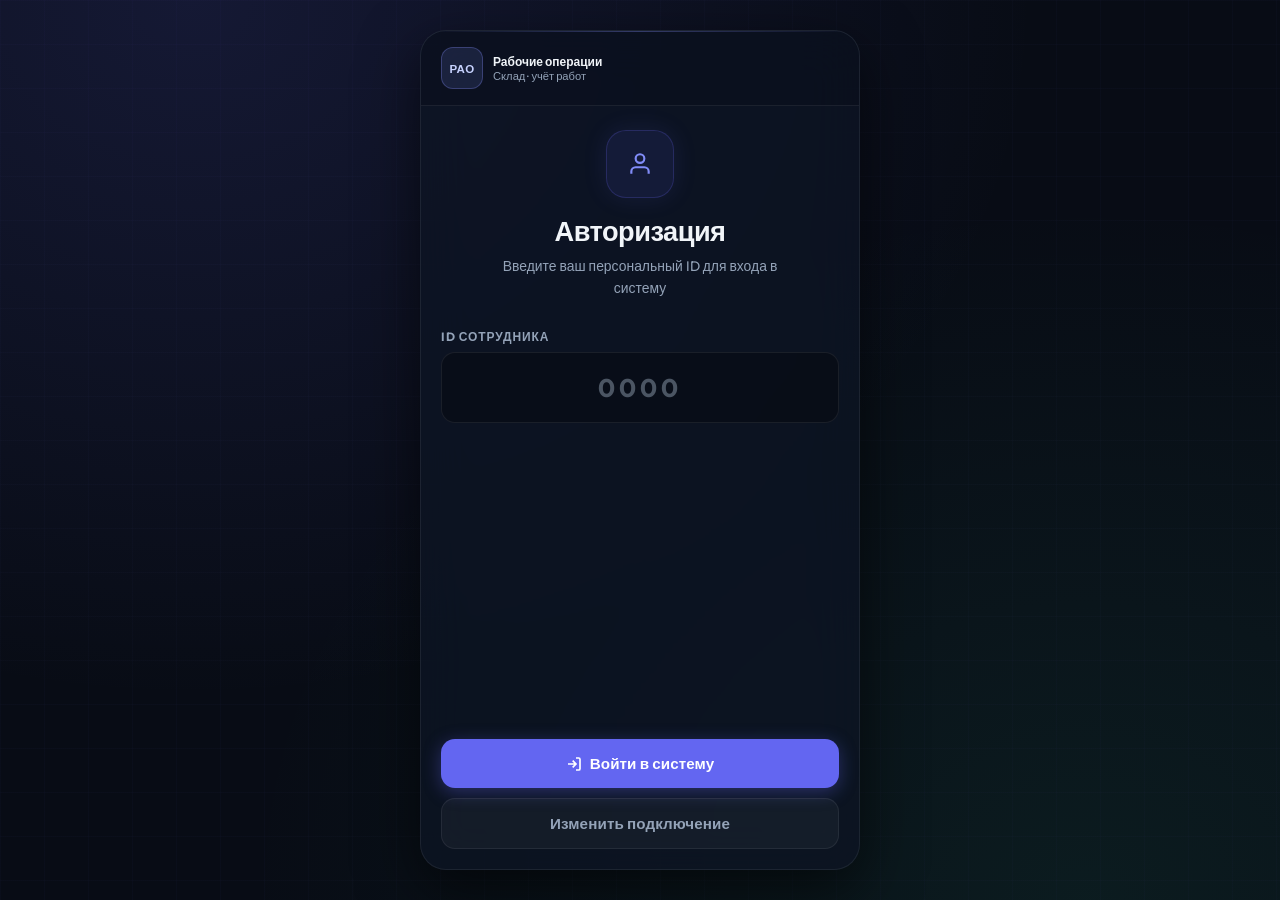
<file: index.html>
<!DOCTYPE html>
<html lang="ru">
<head>
  <meta charset="UTF-8">
  <meta name="viewport" content="width=device-width, initial-scale=1.0, maximum-scale=1.0, user-scalable=no">
  <meta name="description" content="РАО — Система учёта рабочих операций складских сотрудников">
  <title>РАО — Рабочие Операции</title>

  <link rel="preconnect" href="https://fonts.googleapis.com">
  <link rel="preconnect" href="https://fonts.gstatic.com" crossorigin>
  <link href="https://fonts.googleapis.com/css2?family=Outfit:wght@400;500;600;700;800&display=swap" rel="stylesheet">

  <link rel="stylesheet" href="index.css">
  <link rel="manifest" href="manifest.json">
  <meta name="theme-color" content="#080c15">
  <meta name="apple-mobile-web-app-capable" content="yes">
  <meta name="apple-mobile-web-app-status-bar-style" content="black-translucent">
  <link rel="apple-touch-icon" href="icon-192.png">

  <script>
    if ('serviceWorker' in navigator) {
      window.addEventListener('load', () => {
        navigator.serviceWorker.register('sw.js')
          .then(reg => {
            reg.onupdatefound = () => {
              const w = reg.installing;
              w.onstatechange = () => {
                if (w.state === 'installed' && navigator.serviceWorker.controller) {
                  window.location.reload();
                }
              };
            };
          })
          .catch(err => console.error('SW Error:', err));
      });
      let refreshing = false;
      navigator.serviceWorker.addEventListener('controllerchange', () => {
        if (!refreshing) { refreshing = true; window.location.reload(); }
      });
    }
  </script>
</head>
<body>

  <div class="app-container">

    <!-- HEADER -->
    <header class="app-header" id="appHeader">
      <!-- Бренд (до входа) -->
      <div class="app-brand" id="appBrand">
        <div class="app-brand-logo">РАО</div>
        <div class="plan-label-wrap">
          <div class="plan-label-title">Рабочие операции</div>
          <div class="plan-label-sub">Склад · учёт работ</div>
        </div>
      </div>
      <!-- Прогресс выполнения плана -->
      <div class="plan-display" id="planDisplay">
        <div class="plan-ring-wrap">
          <svg viewBox="0 0 36 36" width="42" height="42" style="position:absolute;top:0;left:0;transform:rotate(-90deg);">
            <circle cx="18" cy="18" r="15.9" fill="none" stroke="rgba(255,255,255,0.07)" stroke-width="2.5"/>
            <circle id="planRingFill" cx="18" cy="18" r="15.9" fill="none"
                    stroke="var(--accent)" stroke-width="2.5"
                    stroke-dasharray="0 100" stroke-linecap="round"/>
          </svg>
          <span class="plan-pct-text" id="planPctText">—</span>
        </div>
        <div class="plan-label-wrap">
          <div class="plan-label-title">Выполнение</div>
          <div class="plan-label-sub">плана</div>
        </div>
      </div>
      <!-- ФИО сотрудника -->
      <div class="welcome-chip" id="welcomeChip"></div>
    </header>

    <!-- LOADER -->
    <div class="loader-overlay" id="loaderOverlay">
      <div class="spinner"></div>
      <span id="loaderText">Загрузка...</span>
    </div>

    <!-- TOASTS -->
    <div class="toast toast-error"   id="toastError"></div>
    <div class="toast toast-success" id="toastSuccess"></div>

    <!-- SCREEN 1: НАСТРОЙКИ -->
    <main class="screen active" id="screen-settings">
      <div class="screen-intro">
        <div class="screen-icon icon-accent">
          <svg width="26" height="26" viewBox="0 0 24 24" fill="none" stroke="currentColor" stroke-width="2">
            <path d="M12.22 2h-.44a2 2 0 0 0-2 2v.18a2 2 0 0 1-1 1.73l-.43.25a2 2 0 0 1-2 0l-.15-.08a2 2 0 0 0-2.73.73l-.22.38a2 2 0 0 0 .73 2.73l.15.1a2 2 0 0 1 1 1.72v.51a2 2 0 0 1-1 1.74l-.15.09a2 2 0 0 0-.73 2.73l.22.38a2 2 0 0 0 2.73.73l.15-.08a2 2 0 0 1 2 0l.43.25a2 2 0 0 1 1 1.73V20a2 2 0 0 0 2 2h.44a2 2 0 0 0 2-2v-.18a2 2 0 0 1 1-1.73l.43-.25a2 2 0 0 1 2 0l.15.08a2 2 0 0 0 2.73-.73l.22-.39a2 2 0 0 0-.73-2.73l-.15-.08a2 2 0 0 1-1-1.74v-.5a2 2 0 0 1 1-1.74l.15-.09a2 2 0 0 0 .73-2.73l-.22-.38a2 2 0 0 0-2.73-.73l-.15.08a2 2 0 0 1-2 0l-.43-.25a2 2 0 0 1-1-1.73V4a2 2 0 0 0-2-2z"/>
            <circle cx="12" cy="12" r="3"/>
          </svg>
        </div>
        <h2 class="screen-title">Настройка</h2>
        <p class="screen-subtitle">Введите URL вашего веб-приложения Google Apps Script для подключения к базе данных</p>
      </div>

      <div class="form-group">
        <label class="form-label" for="scriptUrlInput">URL Google Apps Script</label>
        <input class="input-field" type="url" id="scriptUrlInput"
               placeholder="https://script.google.com/macros/s/.../exec"
               autocomplete="off" autocorrect="off" spellcheck="false">
        <div class="input-hint">Разверните скрипт как веб-приложение и вставьте URL</div>
      </div>

      <div class="btn-stack">
        <button class="btn btn-primary" id="btnSaveSettings">
          <svg width="16" height="16" viewBox="0 0 24 24" fill="none" stroke="currentColor" stroke-width="2.5">
            <path d="M5 12l5 5L20 7"/>
          </svg>
          Подключиться
        </button>
        <button class="btn btn-ghost btn-ghost-danger" id="btnClearCache">
          Сбросить кэш приложения
        </button>
      </div>
    </main>

    <!-- SCREEN 2: АВТОРИЗАЦИЯ -->
    <main class="screen" id="screen-login">
      <div class="screen-intro">
        <div class="screen-icon icon-accent">
          <svg width="26" height="26" viewBox="0 0 24 24" fill="none" stroke="currentColor" stroke-width="2">
            <path d="M20 21v-2a4 4 0 0 0-4-4H8a4 4 0 0 0-4 4v2"/>
            <circle cx="12" cy="7" r="4"/>
          </svg>
        </div>
        <h2 class="screen-title">Авторизация</h2>
        <p class="screen-subtitle">Введите ваш персональный ID для входа в систему</p>
      </div>

      <div class="form-group">
        <label class="form-label" for="employeeIdInput">ID Сотрудника</label>
        <input class="input-field input-hero" type="text" id="employeeIdInput"
               placeholder="0000" inputmode="numeric" autocomplete="off">
      </div>

      <div class="btn-stack">
        <button class="btn btn-primary" id="btnLogin">
          <svg width="16" height="16" viewBox="0 0 24 24" fill="none" stroke="currentColor" stroke-width="2.5">
            <path d="M15 3h4a2 2 0 0 1 2 2v14a2 2 0 0 1-2 2h-4M10 17l5-5-5-5M15 12H3"/>
          </svg>
          Войти в систему
        </button>
        <button class="btn btn-ghost" id="btnBackToSettings">
          Изменить подключение
        </button>
      </div>
    </main>

    <!-- SCREEN 3: ДАШБОРД -->
    <main class="screen" id="screen-dashboard">
      <div class="dashboard-header">
        <h2 class="screen-title">Тип работы</h2>
        <p class="screen-subtitle">Выберите задачу для начала работы</p>
      </div>

      <div class="work-grid">

        <button class="work-card" id="btnMissing" data-type="missing">
          <div class="work-card-icon icon-missing">
            <svg width="28" height="28" viewBox="0 0 24 24" fill="none" stroke="currentColor" stroke-width="2">
              <circle cx="11" cy="11" r="8"/>
              <path d="m21 21-4.35-4.35"/>
              <path d="M11 8v6M8 11h6" opacity="0.6"/>
            </svg>
          </div>
          <div class="work-card-body">
            <div class="work-card-title">Поиск Миссинга</div>
          </div>
          <div class="work-card-chevron">
            <svg width="18" height="18" viewBox="0 0 24 24" fill="none" stroke="currentColor" stroke-width="2.5">
              <path d="M9 18l6-6-6-6"/>
            </svg>
          </div>
        </button>

        <button class="work-card" id="btnBezShk" data-type="bezshk">
          <div class="work-card-icon icon-bezshk">
            <svg width="28" height="28" viewBox="0 0 24 24" fill="none" stroke="currentColor" stroke-width="2">
              <rect x="3" y="3" width="18" height="18" rx="2"/>
              <path d="M7 7h2v2H7zM7 11h2v2H7zM7 15h2v2H7z"/>
              <path d="M13 7h4M13 11h4M13 15h4"/>
            </svg>
          </div>
          <div class="work-card-body">
            <div class="work-card-title">Обработка БезШК</div>
          </div>
          <div class="work-card-chevron">
            <svg width="18" height="18" viewBox="0 0 24 24" fill="none" stroke="currentColor" stroke-width="2.5">
              <path d="M9 18l6-6-6-6"/>
            </svg>
          </div>
        </button>

        <button class="work-card" id="btnBP" data-type="bp">
          <div class="work-card-icon icon-bp">
            <svg width="28" height="28" viewBox="0 0 24 24" fill="none" stroke="currentColor" stroke-width="2">
              <circle cx="12" cy="12" r="10"/>
              <circle cx="12" cy="12" r="4"/>
              <line x1="12" y1="2" x2="12" y2="8"/>
              <line x1="12" y1="16" x2="12" y2="22"/>
              <line x1="2" y1="12" x2="8" y2="12"/>
              <line x1="16" y1="12" x2="22" y2="12"/>
            </svg>
          </div>
          <div class="work-card-body">
            <div class="work-card-title">Поиск БП</div>
          </div>
          <div class="work-card-chevron">
            <svg width="18" height="18" viewBox="0 0 24 24" fill="none" stroke="currentColor" stroke-width="2.5">
              <path d="M9 18l6-6-6-6"/>
            </svg>
          </div>
        </button>

        <button class="work-card" id="btnFBS" data-type="fbs">
          <div class="work-card-icon icon-fbs">
            <svg width="28" height="28" viewBox="0 0 24 24" fill="none" stroke="currentColor" stroke-width="2">
              <path d="M21 16V8a2 2 0 0 0-1-1.73l-7-4a2 2 0 0 0-2 0l-7 4A2 2 0 0 0 3 8v8a2 2 0 0 0 1 1.73l7 4a2 2 0 0 0 2 0l7-4A2 2 0 0 0 21 16z"/>
              <polyline points="3.27 6.96 12 12.01 20.73 6.96"/>
              <line x1="12" y1="22.08" x2="12" y2="12"/>
            </svg>
          </div>
          <div class="work-card-body">
            <div class="work-card-title">Поиск FBS</div>
          </div>
          <div class="work-card-chevron">
            <svg width="18" height="18" viewBox="0 0 24 24" fill="none" stroke="currentColor" stroke-width="2.5">
              <path d="M9 18l6-6-6-6"/>
            </svg>
          </div>
        </button>

        <button class="work-card" id="btnVozv" data-type="vozv">
          <div class="work-card-icon icon-vozv">
            <svg width="28" height="28" viewBox="0 0 24 24" fill="none" stroke="currentColor" stroke-width="2">
              <path d="M3 12a9 9 0 1 0 3-6.7L3 8"/><path d="M3 3v5h5"/><path d="m9 12 2 2 4-4"/>
            </svg>
          </div>
          <div class="work-card-body">
            <div class="work-card-title">Поиск вычерков (возвраты)</div>
            <div class="work-card-desc">Поиск вычеркнутых товаров с возвратных актов</div>
          </div>
          <div class="work-card-chevron">
            <svg width="18" height="18" viewBox="0 0 24 24" fill="none" stroke="currentColor" stroke-width="2.5"><path d="M9 18l6-6-6-6"/></svg>
          </div>
        </button>

      </div>

      <button class="btn btn-ghost" id="btnLogout" style="margin-top: auto; flex-shrink: 0;">
        <svg width="16" height="16" viewBox="0 0 24 24" fill="none" stroke="currentColor" stroke-width="2">
          <path d="M9 21H5a2 2 0 0 1-2-2V5a2 2 0 0 1 2-2h4M16 17l5-5-5-5M21 12H9"/>
        </svg>
        Сменить пользователя
      </button>
    </main>

    <!-- SCREEN 4a: ПОИСК МИССИНГА -->
    <main class="screen" id="screen-missing">

      <!-- HEADER -->
      <div class="work-screen-header">
        <button class="back-btn" id="btnBackFromMissing" aria-label="Назад">
          <svg width="20" height="20" viewBox="0 0 24 24" fill="none" stroke="currentColor" stroke-width="2.5"><path d="M19 12H5M12 19l-7-7 7-7"/></svg>
        </button>
        <span class="work-tag tag-missing">
          <svg width="13" height="13" viewBox="0 0 24 24" fill="none" stroke="currentColor" stroke-width="2.5"><circle cx="11" cy="11" r="8"/><path d="m21 21-4.35-4.35"/></svg>
          Поиск Миссинга
        </span>
        <!-- Бэдж «На разборе» (скрыт если нет) -->
        <button class="razbor-badge" id="btnOpenRazbor" style="display:none;" title="Открыть список «На разборе»">
          🔎 <span id="razborCount">0</span>
        </button>
      </div>

      <!-- STATE: загрузка -->
      <div id="missing-loading" class="missing-state">
        <div class="spinner spinner-sm"></div>
        <span class="missing-state-hint">Загрузка задач...</span>
      </div>

      <!-- STATE: задачи не назначены -->
      <div id="missing-empty" class="missing-state" style="display:none;">
        <div class="placeholder-icon-wrap icon-missing">
          <svg width="38" height="38" viewBox="0 0 24 24" fill="none" stroke="currentColor" stroke-width="1.5"><circle cx="11" cy="11" r="8"/><path d="m21 21-4.35-4.35M11 8v3M11 14h.01"/></svg>
        </div>
        <h3 class="placeholder-title">Задачи не назначены</h3>
        <p class="placeholder-desc">Администратор ещё не распределил позиции.<br>Обратитесь к нему или обновите список.</p>
        <button class="btn btn-ghost" id="btnMissingRefresh" style="width:100%;margin-top:6px;">
          <svg width="15" height="15" viewBox="0 0 24 24" fill="none" stroke="currentColor" stroke-width="2.5"><path d="M21.5 2v6h-6M21.34 15.57a10 10 0 1 1-.57-8.38"/></svg>
          Обновить
        </button>
      </div>

      <!-- STATE: задачи (карточка + список) -->
      <div id="missing-tasks" class="missing-tasks-wrap" style="display:none;">

        <!-- Прогресс -->
        <div class="task-progress">
          <div class="task-progress-labels">
            <span id="missing-progress-text">Задача 1 из 1</span>
            <span id="missing-progress-pct">0%</span>
          </div>
          <div class="progress-track">
            <div class="progress-fill missing-fill" id="missing-progress-bar"></div>
          </div>
        </div>

        <!-- CARD VIEW -->
        <div id="missing-card-view">

          <!-- Карточка товара -->
          <div class="task-card-missing">
            <div class="task-name" id="missing-name">—</div>
            <div class="task-info-grid">
              <div class="info-row">
                <span class="info-key">ШК</span>
                <div class="info-val-group">
                  <button class="copy-btn monospace" id="missing-barcode" title="Нажмите для копирования">
                    <span class="copy-val" id="missing-barcode-text">—</span>
                    <svg class="copy-icon-svg" width="13" height="13" viewBox="0 0 24 24" fill="none" stroke="currentColor" stroke-width="2.5"><rect x="9" y="9" width="13" height="13" rx="2"/><path d="M5 15H4a2 2 0 0 1-2-2V4a2 2 0 0 1 2-2h9a2 2 0 0 1 2 2v1"/></svg>
                  </button>
                  <a href="#" target="_blank" rel="noopener" class="wms-btn" id="missing-wms-link" title="Открыть товар в WMS">
                    <svg width="13" height="13" viewBox="0 0 24 24" fill="none" stroke="currentColor" stroke-width="2.2"><path d="M18 13v6a2 2 0 0 1-2 2H5a2 2 0 0 1-2-2V8a2 2 0 0 1 2-2h6M15 3h6v6M10 14L21 3"/></svg>
                    WMS
                  </a>
                </div>
              </div>
              <div class="info-row">
                <span class="info-key">Ячейка</span>
                <button class="copy-btn monospace" id="missing-key" title="Нажмите для копирования">
                  <span class="copy-val" id="missing-key-text">—</span>
                  <svg class="copy-icon-svg" width="13" height="13" viewBox="0 0 24 24" fill="none" stroke="currentColor" stroke-width="2.5"><rect x="9" y="9" width="13" height="13" rx="2"/><path d="M5 15H4a2 2 0 0 1-2-2V4a2 2 0 0 1 2-2h9a2 2 0 0 1 2 2v1"/></svg>
                </button>
              </div>
              <div class="info-row">
                <span class="info-key">Процесс</span>
                <span class="info-val" id="missing-process">—</span>
              </div>
              <div class="info-row">
                <span class="info-key">Категория</span>
                <span class="info-val" id="missing-category">—</span>
              </div>
              <div class="info-row">
                <span class="info-key">Кол-во</span>
                <span class="info-val" id="missing-qty">—</span>
              </div>
              <div class="info-row info-row-price">
                <span class="info-key">Сумма</span>
                <span class="info-val info-val-price" id="missing-price">—</span>
              </div>
            </div>
          </div>

          <!-- Переключатель на список -->
          <button class="btn-list-toggle" id="btnShowList">
            <svg width="14" height="14" viewBox="0 0 24 24" fill="none" stroke="currentColor" stroke-width="2.5"><line x1="8" y1="6" x2="21" y2="6"/><line x1="8" y1="12" x2="21" y2="12"/><line x1="8" y1="18" x2="21" y2="18"/><line x1="3" y1="6" x2="3.01" y2="6"/><line x1="3" y1="12" x2="3.01" y2="12"/><line x1="3" y1="18" x2="3.01" y2="18"/></svg>
            Список задач
          </button>

          <!-- Кнопки результата 2×2 -->
          <div class="result-grid">
            <button class="result-btn btn-found"        id="rbFound"       data-result="Найдено">✅ Найдено</button>
            <button class="result-btn btn-notfound"     id="rbNotFound"    data-result="Не найдено">❌ Не найдено</button>
            <button class="result-btn btn-found-err"    id="rbFoundErr"    data-result="Найдено + ошибка">✅⚠ Найдено + ошибка</button>
            <button class="result-btn btn-notfound-err" id="rbNotFoundErr" data-result="Не найдено + ошибка">❌⚠ Не найдено + ошибка</button>
          </div>

          <!-- Кнопка «На разбор» — полная ширина -->
          <button class="result-btn btn-razbor" id="rbRazbor" data-result="На разбор">
            🔎 На разбор — отложить для анализа
          </button>

          <!-- Кнопка «Перезапись / Товар найден» — полная ширина -->
          <button class="result-btn btn-skip" id="rbSkip" data-result="Перезапись / Товар найден">
            🔄 Перезапись / Товар найден
          </button>

        </div><!-- /missing-card-view -->

        <!-- LIST VIEW (скрыт по умолчанию) -->
        <div id="missing-list-view" style="display:none;">
          <div class="list-view-header">
            <span class="list-view-title">Все задачи</span>
            <button class="btn-list-close" id="btnHideList">✕ Карточка</button>
          </div>
          <div class="task-list-items" id="taskListItems">
            <!-- Генерируется JS -->
          </div>
        </div>

      </div><!-- /missing-tasks -->

      <!-- STATE: На разборе -->
      <div id="missing-razbor" class="missing-tasks-wrap" style="display:none;">

        <!-- Хэдер разбора -->
        <div class="razbor-screen-header">
          <button class="btn-razbor-back" id="btnCloseRazbor">
            <svg width="18" height="18" viewBox="0 0 24 24" fill="none" stroke="currentColor" stroke-width="2.5"><path d="M19 12H5M12 19l-7-7 7-7"/></svg>
          </button>
          <span class="razbor-screen-title">🔎 На разборе (<span id="razborListCount">0</span>)</span>
        </div>

        <!-- Список отложенных (по умолчанию) -->
        <div id="razbor-list-view">
          <div id="razborListItems" class="razbor-list-items">
            <!-- Генерируется JS -->
          </div>
        </div>

        <!-- Карточка выбранного разбор-товара (скрыта по умолчанию) -->
        <div id="razbor-card-view" style="display:none;">
          <button class="btn-razbor-back-to-list" id="btnBackToRazborList">
            <svg width="14" height="14" viewBox="0 0 24 24" fill="none" stroke="currentColor" stroke-width="2.5"><path d="M19 12H5M12 19l-7-7 7-7"/></svg>
            Назад к списку
          </button>

          <div class="task-card-missing">
            <div class="task-name" id="razbor-name">—</div>
            <div class="task-info-grid">
              <div class="info-row">
                <span class="info-key">ШК</span>
                <div class="info-val-group">
                  <button class="copy-btn monospace" id="razbor-barcode" title="Нажмите для копирования">
                    <span class="copy-val" id="razbor-barcode-text">—</span>
                    <svg class="copy-icon-svg" width="13" height="13" viewBox="0 0 24 24" fill="none" stroke="currentColor" stroke-width="2.5"><rect x="9" y="9" width="13" height="13" rx="2"/><path d="M5 15H4a2 2 0 0 1-2-2V4a2 2 0 0 1 2-2h9a2 2 0 0 1 2 2v1"/></svg>
                  </button>
                  <a href="#" target="_blank" rel="noopener" class="wms-btn" id="razbor-wms-link" title="Открыть товар в WMS">
                    <svg width="13" height="13" viewBox="0 0 24 24" fill="none" stroke="currentColor" stroke-width="2.2"><path d="M18 13v6a2 2 0 0 1-2 2H5a2 2 0 0 1-2-2V8a2 2 0 0 1 2-2h6M15 3h6v6M10 14L21 3"/></svg>
                    WMS
                  </a>
                </div>
              </div>
              <div class="info-row"><span class="info-key">Ячейка</span><span class="info-val monospace" id="razbor-key">—</span></div>
              <div class="info-row"><span class="info-key">Процесс</span><span class="info-val" id="razbor-process">—</span></div>
              <div class="info-row"><span class="info-key">Категория</span><span class="info-val" id="razbor-category">—</span></div>
              <div class="info-row"><span class="info-key">Кол-во</span><span class="info-val" id="razbor-qty">—</span></div>
              <div class="info-row info-row-price"><span class="info-key">Сумма</span><span class="info-val info-val-price" id="razbor-price">—</span></div>
            </div>
          </div>

          <!-- Финальные кнопки для разбора -->
          <div class="result-grid razbor-result-grid">
            <button class="result-btn btn-found razbor-final-btn"        data-result="Найдено">✅ Найдено</button>
            <button class="result-btn btn-notfound razbor-final-btn"     data-result="Не найдено">❌ Не найдено</button>
            <button class="result-btn btn-found-err razbor-final-btn"    data-result="Найдено + ошибка">✅⚠ Найдено + ошибка</button>
            <button class="result-btn btn-notfound-err razbor-final-btn" data-result="Не найдено + ошибка">❌⚠ Не найдено + ошибка</button>
          </div>

        </div><!-- /razbor-card-view -->

      </div><!-- /missing-razbor -->

      <!-- STATE: всё обработано -->
      <div id="missing-done" class="missing-state" style="display:none;">
        <div style="font-size:3.8rem;margin-bottom:6px;">🎉</div>
        <h3 class="placeholder-title">Всё готово!</h3>
        <p class="placeholder-desc">Вы обработали все назначенные позиции.<br>Отличная работа!</p>
        <button class="btn btn-ghost" id="btnMissingBackToDash" style="width:100%;margin-top:6px;">На главную</button>
      </div>

      <!-- STATE: ошибка -->
      <div id="missing-error" class="missing-state" style="display:none;">
        <div style="font-size:2.8rem;margin-bottom:6px;">⚠️</div>
        <h3 class="placeholder-title" style="font-size:1.1rem;">Ошибка загрузки</h3>
        <p class="placeholder-desc" id="missing-error-msg">Проверьте подключение к интернету</p>
        <button class="btn btn-ghost" id="btnMissingRetry" style="width:100%;margin-top:6px;">Попробовать снова</button>
      </div>

      <!-- BOTTOM SHEET: подтверждение действия -->
      <div class="bottom-sheet-overlay" id="confirmOverlay" style="display:none;">
        <div class="bottom-sheet" id="confirmSheet">
          <div class="confirm-handle"></div>
          <div class="confirm-title" id="confirmTitleText">Вы уверены, что хотите отметить товар?</div>
          <div class="confirm-result-label" id="confirmResultLabel">—</div>

          <!-- Поле ввода ячейки и количества для Найдено / Найдено + ошибка -->
          <div class="confirm-found-details" id="confirmFoundWrap" style="display:none;">

            <div class="confirm-field-group">
              <label class="confirm-field-label" for="confirmFoundKeyInput">Где нашли (ячейка):</label>
              <input type="text" class="confirm-text-input monospace" id="confirmFoundKeyInput" placeholder="M3.76.94.2.4">
            </div>

            <div class="confirm-field-group" style="margin-top: 12px;">
              <label class="confirm-field-label">Количество найденного товара:</label>
              <div class="confirm-qty-controls">
                <button type="button" class="qty-btn" id="btnQtyMinus">−</button>
                <input type="number" class="qty-input" id="confirmQtyInput" min="1" value="1">
                <button type="button" class="qty-btn" id="btnQtyPlus">+</button>
              </div>
              <div class="confirm-qty-max-hint">Из <span id="confirmQtyMax">1</span> шт. по заданию</div>
            </div>

          </div>

          <div class="confirm-buttons">
            <button class="confirm-btn-cancel" id="btnConfirmCancel">Отменить</button>
            <button class="confirm-btn-ok" id="btnConfirmOk">✓ Подтвердить</button>
          </div>
        </div>
      </div>

    </main>


    <!-- SCREEN 4b: ОБРАБОТКА БЕЗШК -->
    <main class="screen" id="screen-bezshk">
      <div class="work-screen-header">
        <button class="back-btn" id="btnBackFromBezShk" aria-label="Назад">
          <svg width="20" height="20" viewBox="0 0 24 24" fill="none" stroke="currentColor" stroke-width="2.5"><path d="M19 12H5M12 19l-7-7 7-7"/></svg>
        </button>
        <span class="work-tag tag-bezshk">
          <svg width="13" height="13" viewBox="0 0 24 24" fill="none" stroke="currentColor" stroke-width="2.5"><rect x="3" y="3" width="18" height="18" rx="2"/><path d="M7 7h2M7 12h2M13 7h4M13 12h4"/></svg>
          Обработка БезШК
        </span>
      </div>

      <div class="bezshk-container">
        <div class="bezshk-card">

          <div class="form-group">
            <label class="form-label" for="bezshkBarcode">Штрихкод товара:</label>
            <input type="text" id="bezshkBarcode" class="form-input bezshk-input monospace" placeholder="Сканируйте или введите ШК" inputmode="numeric">
          </div>

          <div class="form-group" style="margin-top: 18px;">
            <label class="form-label">Количество:</label>
            <div class="confirm-qty-controls">
              <button type="button" class="qty-btn" id="btnBezshkQtyMinus">−</button>
              <input type="number" class="qty-input" id="bezshkQty" min="1" value="1">
              <button type="button" class="qty-btn" id="btnBezshkQtyPlus">+</button>
            </div>
          </div>

          <div class="bezshk-actions-grid" style="margin-top: 22px;">
            <button type="button" class="btn-bezshk-action btn-shortage" id="btnBezshkShortage">
              <span class="bz-emoji">⚠️</span><span class="bz-label">MISSING/SHORTAGE</span>
            </button>
            <button type="button" class="btn-bezshk-action btn-izlishek" id="btnBezshkIzlishek">
              <span class="bz-emoji">➕</span><span class="bz-label">Излишек</span>
            </button>
            <button type="button" class="btn-bezshk-action btn-brak" id="btnBezshkBrak">
              <span class="bz-emoji">🚨</span><span class="bz-label">MISSING / БРАК</span>
            </button>
            <button type="button" class="btn-bezshk-action btn-compensated" id="btnBezshkCompensated">
              <span class="bz-emoji">💳</span><span class="bz-label">КОМПЕНСИРОВАН</span>
            </button>
          </div>

        </div>

        <!-- ИСТОРИЯ ПОСЛЕДНИХ 10 ЗАПИСЕЙ -->
        <div class="bezshk-history-wrap">
          <div class="bezshk-history-header">
            <span class="bezshk-history-title">📋 История (последние 10)</span>
            <span class="bezshk-history-count" id="bezshkHistoryCount">0/10</span>
          </div>
          <div class="bezshk-history-list" id="bezshkHistoryList">
            <!-- Динамически заполняется JS -->
          </div>
        </div>

      </div>

      <!-- ОКНО ПОДТВЕРЖДЕНИЯ (ПО ЦЕНТРУ) -->
      <div class="center-modal-overlay" id="bezshkConfirmOverlay" style="display:none;">
        <div class="center-modal-card">
          <div class="confirm-title">Подтвердите запись БезШК</div>
          <div class="confirm-result-label" id="bezshkConfirmResultLabel">—</div>

          <div class="bezshk-confirm-summary" id="bezshkConfirmSummary">
            <!-- Динамически заполняется JS -->
          </div>

          <div class="confirm-buttons">
            <button type="button" class="confirm-btn-cancel" id="btnBezshkCancel">Отменить</button>
            <button type="button" class="confirm-btn-ok" id="btnBezshkConfirmOk">✓ Подтвердить</button>
          </div>
        </div>
      </div>

    </main>

    <!-- SCREEN 4c: ПОИСК БП -->
    <main class="screen" id="screen-bp">
      <div class="work-screen-header">
        <button class="back-btn" id="btnBackFromBP" aria-label="Назад">
          <svg width="20" height="20" viewBox="0 0 24 24" fill="none" stroke="currentColor" stroke-width="2.5"><path d="M19 12H5M12 19l-7-7 7-7"/></svg>
        </button>
        <span class="work-tag tag-bp">
          <svg width="13" height="13" viewBox="0 0 24 24" fill="none" stroke="currentColor" stroke-width="2.5"><circle cx="12" cy="12" r="10"/><circle cx="12" cy="12" r="4"/></svg>
          Поиск БП
        </span>
      </div>

      <!-- 1. ПОД-ЭКРАН ВЫБОРА ЗОНЫ И ЭТАЖА -->
      <div id="bp-select-view" class="bp-subscreen">
        <div style="margin-bottom: 16px; display: flex; justify-content: space-between; align-items: center;">
          <h2 style="font-size: 1.15rem; margin: 0; font-weight: 700; color: var(--text);">Выберите зону работы</h2>
          <button id="btnBpRefreshTasks" class="btn-icon-refresh" title="Обновить список задач">
            <svg width="16" height="16" viewBox="0 0 24 24" fill="none" stroke="currentColor" stroke-width="2.5"><path d="M21.5 2v6h-6M21.34 15.57a10 10 0 1 1-.57-8.38l5.67-5.67"/></svg>
          </button>
        </div>

        <div class="form-group">
          <label class="form-label">Склад</label>
          <div class="segmented-control" id="bpWarehouseSelect">
            <button class="segment-btn active" data-value="Фулфилмент" id="bpTabFulfillment">Фулфилмент (0)</button>
            <button class="segment-btn" data-value="Сергели" id="bpTabSergeli">Сергели (0)</button>
            <button class="segment-btn" data-value="Назначено мне" id="bpTabPersonal">На мне (0)</button>
          </div>
        </div>

        <div class="form-group" style="flex-grow: 1;">
          <label class="form-label">Доступные этажи</label>
          <div class="grid-select" id="bpFloorSelectGrid">
            <!-- Генерируется динамически -->
          </div>
          <div id="bpNoTasksMsg" class="empty-state" style="display: none; padding: 20px 0;">
            <div class="empty-icon">✓</div>
            <div>Нет доступных задач для поиска на выбранном складе!</div>
          </div>
        </div>

        <button class="btn btn-primary" id="btnBpStartSearch" disabled style="width: 100%; margin-top: auto;">
          Начать поиск
        </button>
      </div>

      <!-- 2. ПОД-ЭКРАН КАРТОЧКИ ПОИСКА -->
      <div id="bp-task-view" class="bp-subscreen" style="display: none;">
        <!-- Прогресс -->
        <div class="task-progress" style="width: 100%; margin-bottom: 12px;">
          <div class="task-progress-labels">
            <span id="bpTaskProgressLabel">Товар 1 из 1</span>
            <span id="bpTaskPercentLabel">0%</span>
          </div>
          <div class="progress-track">
            <div class="progress-fill bp-fill" id="bpTaskProgressBar"></div>
          </div>
        </div>

        <!-- Карточка задачи -->
        <div class="task-card-missing" id="bpCardElement">
          <div class="task-cell-label" style="font-size: 0.75rem; color: var(--text-muted); text-transform: uppercase; font-weight: 700; margin-bottom: 4px;">Ячейка для поиска</div>
          <div class="task-name monospace" id="bpTaskCell" style="font-size: 1.5rem; font-weight: 800; color: #818cf8; margin-bottom: 12px;">—</div>

          <!-- Кнопка «Показать товар на Uzum.uz» -->
          <a href="#" target="_blank" rel="noopener" class="btn-uzum-product" id="bpTaskProductLink" style="display: none;">
            <span>🛍️ Показать товар на Uzum.uz</span>
            <svg width="15" height="15" viewBox="0 0 24 24" fill="none" stroke="currentColor" stroke-width="2.5"><path d="M18 13v6a2 2 0 0 1-2 2H5a2 2 0 0 1-2-2V8a2 2 0 0 1 2-2h6M15 3h6v6M10 14L21 3"/></svg>
          </a>

          <div class="task-info-grid">
            <div class="info-row">
              <span class="info-key">ШК</span>
              <div class="info-val-group">
                <button class="copy-btn monospace" id="bpTaskBarcode" title="Нажмите для копирования">
                  <span class="copy-val" id="bpTaskBarcodeText">—</span>
                  <svg class="copy-icon-svg" width="13" height="13" viewBox="0 0 24 24" fill="none" stroke="currentColor" stroke-width="2.5"><rect x="9" y="9" width="13" height="13" rx="2"/><path d="M5 15H4a2 2 0 0 1-2-2V4a2 2 0 0 1 2-2h9a2 2 0 0 1 2 2v1"/></svg>
                </button>
                <a href="#" target="_blank" rel="noopener" class="wms-btn" id="bpTaskWmsLink" title="Открыть в WMS">
                  <svg width="13" height="13" viewBox="0 0 24 24" fill="none" stroke="currentColor" stroke-width="2.2"><path d="M18 13v6a2 2 0 0 1-2 2H5a2 2 0 0 1-2-2V8a2 2 0 0 1 2-2h6M15 3h6v6M10 14L21 3"/></svg>
                  WMS
                </a>
              </div>
            </div>

            <div class="info-row">
              <span class="info-key">Надо найти</span>
              <span class="info-val" id="bpTaskTargetQty">1 шт.</span>
            </div>

            <div class="info-row">
              <span class="info-key">Ячеек в ШК</span>
              <span class="info-val" id="bpTaskCellsCount">1</span>
            </div>
          </div>
        </div>

        <!-- Ввод количества -->
        <div class="bp-qty-wrap" style="margin: 16px 0; text-align: center;">
          <div class="confirm-qty-label" style="margin-bottom: 8px;">Найденное количество:</div>
          <div class="confirm-qty-controls" style="justify-content: center;">
            <button type="button" class="qty-btn" id="btnBpQtyMinus">−</button>
            <span class="qty-input monospace" id="bpQtyVal" style="display: inline-flex; align-items: center; justify-content: center; width: 50px; height: 38px; font-size: 1.2rem; font-weight: 800; background: rgba(0,0,0,0.3); border: 1px solid var(--border); border-radius: 10px;">0</span>
            <button type="button" class="qty-btn" id="btnBpQtyPlus">+</button>
          </div>
        </div>

        <!-- Кнопки результата -->
        <div class="bp-actions-stack" style="display: flex; flex-direction: column; gap: 10px; width: 100%;">
          <div style="display: grid; grid-template-columns: 1fr 1fr; gap: 10px;">
            <button type="button" class="result-btn btn-found" id="btnBpFound">✅ Найдено</button>
            <button type="button" class="result-btn btn-notfound" id="btnBpNotFound">❌ Не найдено</button>
          </div>
          <button type="button" class="result-btn btn-skip" id="btnBpSkip">⏭ Пропустить</button>
          <button type="button" class="btn btn-ghost" id="btnBpExit" style="margin-top: 6px;">🚪 Выйти из зоны</button>
        </div>
      </div>

      <!-- 3. ПОД-ЭКРАН ЗАВЕРШЕНИЯ -->
      <div id="bp-done-view" class="bp-subscreen" style="display: none; text-align: center; margin: auto 0;">
        <div style="font-size: 3.8rem; margin-bottom: 8px;">🎉</div>
        <h3 class="placeholder-title">Все задачи выполнены!</h3>
        <p class="placeholder-desc">На выбранном этаже нет невыполненных ячеек.</p>
        <button class="btn btn-ghost" id="btnBpDoneBack" style="width: 100%; margin-top: 12px;">Вернуться к выбору зоны</button>
      </div>

      <!-- 4. ОКНО ПОДТВЕРЖДЕНИЯ ДЛЯ БП -->
      <div class="center-modal-overlay" id="bpConfirmOverlay" style="display:none;">
        <div class="bp-modal-card">
          <div class="bp-modal-header">
            <div class="bp-modal-badge" id="bpConfirmResultLabel">✅ Найдено</div>
            <h3 class="bp-modal-title" id="bpConfirmTitleText">Подтвердите данные решения</h3>
          </div>

          <div class="bp-modal-body">
            <div class="bp-summary-grid" id="bpConfirmSummary">
              <!-- Заполняется JS -->
            </div>

            <div class="bp-input-group" id="bpConfirmFoundKeyWrap">
              <label class="bp-input-label" for="bpConfirmFoundKeyInput">
                <span>📍 Ячейка, где нашли:</span>
                <span class="bp-input-hint">Отсканируйте ШК ячейки</span>
              </label>
              <div class="bp-input-inner">
                <svg width="18" height="18" viewBox="0 0 24 24" fill="none" stroke="#818cf8" stroke-width="2.2"><rect x="3" y="3" width="18" height="18" rx="4"/><path d="M7 7h3v3H7zM14 7h3v3h-3zM7 14h3v3H7zM14 14h.01v.01H14z"/></svg>
                <input type="text" id="bpConfirmFoundKeyInput" class="bp-modal-input monospace" placeholder="M2.84.66.4.1" autocomplete="off" spellcheck="false">
              </div>
            </div>
          </div>

          <div class="bp-modal-footer">
            <button type="button" class="btn-bp-modal-cancel" id="btnBpCancelModal">Отмена</button>
            <button type="button" class="btn-bp-modal-submit" id="btnBpConfirmModalOk">✓ Подтвердить</button>
          </div>
        </div>
      </div>

    </main>

    <!-- SCREEN 4d: ПОИСК FBS -->
    <main class="screen" id="screen-fbs">
      <div class="work-screen-header">
        <button class="back-btn" id="btnBackFromFBS" aria-label="Назад">
          <svg width="20" height="20" viewBox="0 0 24 24" fill="none" stroke="currentColor" stroke-width="2.5"><path d="M19 12H5M12 19l-7-7 7-7"/></svg>
        </button>
        <span class="work-tag tag-fbs" id="fbsCurrentTag">
          <svg width="13" height="13" viewBox="0 0 24 24" fill="none" stroke="currentColor" stroke-width="2.5">
            <path d="M21 16V8a2 2 0 0 0-1-1.73l-7-4a2 2 0 0 0-2 0l-7 4A2 2 0 0 0 3 8v8a2 2 0 0 0 1 1.73l7 4a2 2 0 0 0 2 0l7-4A2 2 0 0 0 21 16z"/>
            <polyline points="3.27 6.96 12 12.01 20.73 6.96"/>
            <line x1="12" y1="22.08" x2="12" y2="12"/>
          </svg>
          Поиск FBS
        </span>
      </div>

      <!-- 1. ПОД-ЭКРАН ВЫБОРА НАПРАВЛЕНИЯ -->
      <div id="fbs-select-view" class="fbs-subscreen">
        <div class="dashboard-header" style="margin-bottom: 20px;">
          <h2 class="screen-title" style="font-size: 1.25rem;">Направление FBS</h2>
          <p class="screen-subtitle">Выберите задачу для начала работы</p>
        </div>

        <div class="work-grid">
          <button class="work-card" id="btnFbsActs" data-type="fbs-acts">
            <div class="work-card-icon icon-fbs-acts">
              <svg width="28" height="28" viewBox="0 0 24 24" fill="none" stroke="currentColor" stroke-width="2">
                <path d="M14 2H6a2 2 0 0 0-2 2v16a2 2 0 0 0 2 2h12a2 2 0 0 0 2-2V8z"/>
                <polyline points="14 2 14 8 20 8"/>
                <line x1="16" y1="13" x2="8" y2="13"/>
                <line x1="16" y1="17" x2="8" y2="17"/>
                <polyline points="10 9 9 9 8 9"/>
              </svg>
            </div>
            <div class="work-card-body">
              <div class="work-card-title">Поиск актов</div>
              <div class="work-card-desc">Поиск и обработка товаров по актам</div>
            </div>
            <div class="work-card-chevron">
              <svg width="18" height="18" viewBox="0 0 24 24" fill="none" stroke="currentColor" stroke-width="2.5">
                <path d="M9 18l6-6-6-6"/>
              </svg>
            </div>
          </button>

          <button class="work-card" id="btnFbsVycherki" data-type="fbs-vycherki">
            <div class="work-card-icon icon-fbs-vycherki">
              <svg width="28" height="28" viewBox="0 0 24 24" fill="none" stroke="currentColor" stroke-width="2">
                <path d="M16 4h2a2 2 0 0 1 2 2v14a2 2 0 0 1-2 2H6a2 2 0 0 1-2-2V6a2 2 0 0 1 2-2h2"/>
                <rect x="8" y="2" width="8" height="4" rx="1" ry="1"/>
                <line x1="9" y1="11" x2="15" y2="17"/>
                <line x1="15" y1="11" x2="9" y2="17"/>
              </svg>
            </div>
            <div class="work-card-body">
              <div class="work-card-title">Поиск вычерков</div>
              <div class="work-card-desc">Поиск вычерков во время сборки FBS</div>
            </div>
            <div class="work-card-chevron">
              <svg width="18" height="18" viewBox="0 0 24 24" fill="none" stroke="currentColor" stroke-width="2.5">
                <path d="M9 18l6-6-6-6"/>
              </svg>
            </div>
          </button>
        </div>
      </div>

      <!-- 2. ПОД-ЭКРАН ПОИСК АКТОВ -->
      <div id="fbs-acts-view" class="fbs-subscreen fbs-acts-view" style="display: none;">

        <!-- Панель: история -->
        <div class="fbs-acts-toolbar" id="fbsActsToolbar">
          <button type="button" class="fbs-history-btn" id="btnFbsActsHistory">🕘 Моя история</button>
        </div>

        <!-- STATE: история -->
        <div id="fbsacts-history" class="missing-tasks-wrap" style="display:none;">
          <div class="fbs-history-head">
            <button type="button" class="fbs-history-back" id="btnFbsHistoryBack">← К поиску</button>
            <span class="fbs-history-title" id="fbsHistoryTitle">Моя история</span>
          </div>
          <div class="fbs-history-filter">
            <button type="button" class="fbs-hf-btn active" data-filter="all">Все</button>
            <button type="button" class="fbs-hf-btn" data-filter="Найден">Найдены</button>
            <button type="button" class="fbs-hf-btn" data-filter="Не найден">Не найдены</button>
          </div>
          <div class="fbs-history-list" id="fbsHistoryList"></div>
        </div>

        <!-- STATE: загрузка -->
        <div id="fbsacts-loading" class="missing-state">
          <div class="spinner spinner-sm"></div>
          <span class="missing-state-hint">Загрузка акта...</span>
        </div>

        <!-- STATE: нет актов -->
        <div id="fbsacts-empty" class="missing-state" style="display:none;">
          <div class="placeholder-icon-wrap" style="background: rgba(14, 165, 233, 0.12); color: #38bdf8;">
            <svg width="38" height="38" viewBox="0 0 24 24" fill="none" stroke="currentColor" stroke-width="1.6"><path d="M14 2H6a2 2 0 0 0-2 2v16a2 2 0 0 0 2 2h12a2 2 0 0 0 2-2V8z"/><polyline points="14 2 14 8 20 8"/><path d="m9 15 2 2 4-4"/></svg>
          </div>
          <h3 class="placeholder-title">Актов для поиска нет</h3>
          <p class="placeholder-desc" id="fbsacts-empty-desc">Все акты обработаны или ещё не подготовлены к поиску.</p>
          <button class="btn btn-ghost" id="btnFbsActsRefresh" style="width:100%;margin-top:6px;">
            <svg width="15" height="15" viewBox="0 0 24 24" fill="none" stroke="currentColor" stroke-width="2.5"><path d="M21.5 2v6h-6M21.34 15.57a10 10 0 1 1-.57-8.38"/></svg>
            Обновить
          </button>
        </div>

        <!-- STATE: ошибка -->
        <div id="fbsacts-error" class="missing-state" style="display:none;">
          <div style="font-size:2.8rem;margin-bottom:6px;">⚠️</div>
          <h3 class="placeholder-title" style="font-size:1.1rem;">Ошибка загрузки</h3>
          <p class="placeholder-desc" id="fbsacts-error-msg">Проверьте подключение к интернету</p>
          <button class="btn btn-ghost" id="btnFbsActsRetry" style="width:100%;margin-top:6px;">Попробовать снова</button>
        </div>

        <!-- STATE: карточка -->
        <div id="fbsacts-task" class="missing-tasks-wrap" style="display:none;">

          <!-- Акт -->
          <div class="fbs-act-head">
            <div class="fbs-act-head-label">Акт возврата</div>
            <button class="copy-btn monospace fbs-act-number" id="fbsacts-act" title="Нажмите для копирования">
              <span class="copy-val" id="fbsacts-act-text">—</span>
              <svg class="copy-icon-svg" width="13" height="13" viewBox="0 0 24 24" fill="none" stroke="currentColor" stroke-width="2.5"><rect x="9" y="9" width="13" height="13" rx="2"/><path d="M5 15H4a2 2 0 0 1-2-2V4a2 2 0 0 1 2-2h9a2 2 0 0 1 2 2v1"/></svg>
            </button>
            <div class="fbs-act-gm" id="fbsacts-gm"></div>
            <div class="fbs-act-meta" id="fbsacts-acts-left">—</div>
            <button type="button" class="fbs-act-details-btn" id="fbsActDetailsBtn">
              <span id="fbsActDetailsLabel">Подробности</span>
              <svg width="12" height="12" viewBox="0 0 24 24" fill="none" stroke="currentColor" stroke-width="2.5"><path d="m6 9 6 6 6-6"/></svg>
            </button>
            <div class="fbs-act-items" id="fbsActItems" style="display:none;"></div>
          </div>

          <!-- Отметить весь акт -->
          <div class="fbs-act-bulk">
            <button type="button" class="fbs-bulk-btn fbs-bulk-found"    id="fbsActBulkFound">✅ Акт найден</button>
            <button type="button" class="fbs-bulk-btn fbs-bulk-notfound" id="fbsActBulkNotFound">❌ Акт не найден</button>
          </div>

          <!-- Прогресс по позициям акта -->
          <div class="task-progress">
            <div class="task-progress-labels">
              <span id="fbsacts-progress-text">Позиция 1 из 1</span>
              <span id="fbsacts-progress-pct">0%</span>
            </div>
            <div class="progress-track">
              <div class="progress-fill fbs-fill" id="fbsacts-progress-bar"></div>
            </div>
          </div>

          <div id="fbsacts-card-view">
            <div class="task-card-missing">
              <div class="task-name" id="fbsacts-desc">—</div>
              <div class="task-info-grid">
                <div class="info-row">
                  <span class="info-key">ШК</span>
                  <div class="info-val-group">
                    <button class="copy-btn monospace" id="fbsacts-sku" title="Нажмите для копирования">
                      <span class="copy-val" id="fbsacts-sku-text">—</span>
                      <svg class="copy-icon-svg" width="13" height="13" viewBox="0 0 24 24" fill="none" stroke="currentColor" stroke-width="2.5"><rect x="9" y="9" width="13" height="13" rx="2"/><path d="M5 15H4a2 2 0 0 1-2-2V4a2 2 0 0 1 2-2h9a2 2 0 0 1 2 2v1"/></svg>
                    </button>
                    <a href="#" target="_blank" rel="noopener" class="wms-btn" id="fbsacts-wms-link" title="Открыть товар в WMS">
                      <svg width="13" height="13" viewBox="0 0 24 24" fill="none" stroke="currentColor" stroke-width="2.2"><path d="M18 13v6a2 2 0 0 1-2 2H5a2 2 0 0 1-2-2V8a2 2 0 0 1 2-2h6M15 3h6v6M10 14L21 3"/></svg>
                      WMS
                    </a>
                  </div>
                </div>
                <div class="info-row info-row-top">
                  <span class="info-key">Ячейки поиска</span>
                  <div class="fbs-cells" id="fbsacts-cells"></div>
                </div>
                <div class="info-row">
                  <span class="info-key">Кол-во</span>
                  <span class="info-val" id="fbsacts-qty">—</span>
                </div>
                <div class="info-row">
                  <span class="info-key">Хранение акта</span>
                  <span class="info-val monospace" id="fbsacts-storage">—</span>
                </div>
                <div class="info-row" id="fbsacts-request-row">
                  <span class="info-key">Заявка</span>
                  <span class="info-val" id="fbsacts-request">—</span>
                </div>
                <div class="info-row">
                  <span class="info-key">Дата заявки</span>
                  <span class="info-val" id="fbsacts-date">—</span>
                </div>
              </div>
            </div>

            <div class="result-grid">
              <button class="result-btn btn-found"    id="fbsActFound"    data-result="Найден">✅ Найден</button>
              <button class="result-btn btn-notfound" id="fbsActNotFound" data-result="Не найден">❌ Не найден</button>
            </div>

            <div class="fbs-skip-row">
              <button type="button" class="fbs-skip-btn" id="fbsActSkipPos">Пропустить позицию</button>
              <button type="button" class="fbs-skip-btn fbs-skip-btn-act" id="fbsActSkipAct">Пропустить акт</button>
            </div>
          </div>
        </div>

        <!-- BOTTOM SHEET: подтверждение -->
        <div class="bottom-sheet-overlay" id="fbsActConfirmOverlay" style="display:none;">
          <div class="bottom-sheet">
            <div class="confirm-handle"></div>
            <div class="confirm-title" id="fbsActConfirmTitle">Подтвердите результат</div>
            <div class="confirm-result-label" id="fbsActConfirmLabel">—</div>

            <div class="confirm-found-details" id="fbsActFoundWrap" style="display:none;">
              <div class="confirm-field-group">
                <label class="confirm-field-label" for="fbsActFoundCell">Где нашли (ячейка):</label>
                <input type="text" class="confirm-text-input monospace" id="fbsActFoundCell" placeholder="SN1.11.47.4.6" autocomplete="off">
              </div>
              <div class="confirm-field-group" id="fbsActQtyGroup" style="margin-top: 12px;">
                <label class="confirm-field-label">Найденное количество:</label>
                <div class="confirm-qty-controls">
                  <button type="button" class="qty-btn" id="btnFbsActQtyMinus">−</button>
                  <input type="number" class="qty-input" id="fbsActFoundQty" min="1" value="1">
                  <button type="button" class="qty-btn" id="btnFbsActQtyPlus">+</button>
                </div>
                <div class="confirm-qty-max-hint">Из <span id="fbsActQtyMax">1</span> шт. по заданию</div>
              </div>
            </div>

            <div class="confirm-buttons">
              <button class="confirm-btn-cancel" id="btnFbsActCancel">Отменить</button>
              <button class="confirm-btn-ok" id="btnFbsActConfirmOk">✓ Подтвердить</button>
            </div>
          </div>
        </div>

      </div>

      <!-- 3. ПОД-ЭКРАН ПОИСК ВЫЧЕРКОВ -->
      <div id="fbs-vycherki-view" class="fbs-subscreen fbs-acts-view" style="display: none;">

        <div id="fbsvych-loading" class="missing-state">
          <div class="spinner spinner-sm"></div>
          <span class="missing-state-hint">Загрузка позиции...</span>
        </div>

        <div id="fbsvych-empty" class="missing-state" style="display:none;">
          <div class="placeholder-icon-wrap" style="background: rgba(249, 115, 22, 0.12); color: #fb923c;">
            <svg width="38" height="38" viewBox="0 0 24 24" fill="none" stroke="currentColor" stroke-width="1.6"><path d="M16 4h2a2 2 0 0 1 2 2v14a2 2 0 0 1-2 2H6a2 2 0 0 1-2-2V6a2 2 0 0 1 2-2h2"/><rect x="8" y="2" width="8" height="4" rx="1" ry="1"/><path d="m9 14 2 2 4-4"/></svg>
          </div>
          <h3 class="placeholder-title">Вычерков для поиска нет</h3>
          <p class="placeholder-desc" id="fbsvych-empty-desc">Все позиции обработаны. Новые придут утром.</p>
          <button class="btn btn-ghost" id="btnFbsVychRefresh" style="width:100%;margin-top:6px;">
            <svg width="15" height="15" viewBox="0 0 24 24" fill="none" stroke="currentColor" stroke-width="2.5"><path d="M21.5 2v6h-6M21.34 15.57a10 10 0 1 1-.57-8.38"/></svg>
            Обновить
          </button>
        </div>

        <div id="fbsvych-error" class="missing-state" style="display:none;">
          <div style="font-size:2.8rem;margin-bottom:6px;">⚠️</div>
          <h3 class="placeholder-title" style="font-size:1.1rem;">Ошибка загрузки</h3>
          <p class="placeholder-desc" id="fbsvych-error-msg">Проверьте подключение к интернету</p>
          <button class="btn btn-ghost" id="btnFbsVychRetry" style="width:100%;margin-top:6px;">Попробовать снова</button>
        </div>

        <div id="fbsvych-task" class="missing-tasks-wrap" style="display:none;">

          <div class="fbs-vych-top">
            <span class="fbs-vych-left" id="fbsvych-left">—</span>
            <span class="fbs-vych-sum" id="fbsvych-sum">—</span>
          </div>

          <div id="fbsvych-card-view">
            <div class="task-card-missing">
              <div class="task-name" id="fbsvych-desc">—</div>
              <div class="task-info-grid">
                <div class="info-row">
                  <span class="info-key">ШК</span>
                  <div class="info-val-group">
                    <button class="copy-btn monospace" id="fbsvych-sku" title="Нажмите для копирования">
                      <span class="copy-val" id="fbsvych-sku-text">—</span>
                      <svg class="copy-icon-svg" width="13" height="13" viewBox="0 0 24 24" fill="none" stroke="currentColor" stroke-width="2.5"><rect x="9" y="9" width="13" height="13" rx="2"/><path d="M5 15H4a2 2 0 0 1-2-2V4a2 2 0 0 1 2-2h9a2 2 0 0 1 2 2v1"/></svg>
                    </button>
                    <a href="#" target="_blank" rel="noopener" class="wms-btn" id="fbsvych-wms-link" title="Открыть товар в WMS">
                      <svg width="13" height="13" viewBox="0 0 24 24" fill="none" stroke="currentColor" stroke-width="2.2"><path d="M18 13v6a2 2 0 0 1-2 2H5a2 2 0 0 1-2-2V8a2 2 0 0 1 2-2h6M15 3h6v6M10 14L21 3"/></svg>
                      WMS
                    </a>
                  </div>
                </div>
                <div class="info-row">
                  <span class="info-key">Ячейка</span>
                  <button class="copy-btn monospace" id="fbsvych-cell" title="Нажмите для копирования">
                    <span class="copy-val" id="fbsvych-cell-text">—</span>
                    <svg class="copy-icon-svg" width="13" height="13" viewBox="0 0 24 24" fill="none" stroke="currentColor" stroke-width="2.5"><rect x="9" y="9" width="13" height="13" rx="2"/><path d="M5 15H4a2 2 0 0 1-2-2V4a2 2 0 0 1 2-2h9a2 2 0 0 1 2 2v1"/></svg>
                  </button>
                </div>
                <div class="info-row">
                  <span class="info-key">Категория</span>
                  <span class="info-val" id="fbsvych-category">—</span>
                </div>
                <div class="info-row">
                  <span class="info-key">Кол-во</span>
                  <span class="info-val" id="fbsvych-qty">—</span>
                </div>
                <div class="info-row">
                  <span class="info-key">Цена</span>
                  <span class="info-val" id="fbsvych-price">—</span>
                </div>
                <div class="info-row">
                  <span class="info-key">Дата вычерка</span>
                  <span class="info-val" id="fbsvych-date">—</span>
                </div>
              </div>
            </div>

            <div class="result-grid">
              <button class="result-btn btn-found"    id="fbsVychFound">✅ Найден</button>
              <button class="result-btn btn-notfound" id="fbsVychNotFound">❌ Не найден</button>
            </div>
          </div>
        </div>

        <div class="bottom-sheet-overlay" id="fbsVychConfirmOverlay" style="display:none;">
          <div class="bottom-sheet">
            <div class="confirm-handle"></div>
            <div class="confirm-title" id="fbsVychConfirmTitle">Подтвердите результат</div>
            <div class="confirm-result-label" id="fbsVychConfirmLabel">—</div>
            <div class="confirm-found-details" id="fbsVychFoundWrap" style="display:none;">
              <div class="confirm-field-group">
                <label class="confirm-field-label" for="fbsVychFoundCell">Где нашли (ячейка):</label>
                <input type="text" class="confirm-text-input monospace" id="fbsVychFoundCell" placeholder="SN1.16.12.2.7" autocomplete="off">
              </div>
              <div class="confirm-field-group" style="margin-top: 12px;">
                <label class="confirm-field-label">Найденное количество:</label>
                <div class="confirm-qty-controls">
                  <button type="button" class="qty-btn" id="btnFbsVychQtyMinus">−</button>
                  <input type="number" class="qty-input" id="fbsVychFoundQty" min="1" value="1">
                  <button type="button" class="qty-btn" id="btnFbsVychQtyPlus">+</button>
                </div>
                <div class="confirm-qty-max-hint">Из <span id="fbsVychQtyMax">1</span> шт. вычеркнуто</div>
              </div>
            </div>
            <div class="confirm-buttons">
              <button class="confirm-btn-cancel" id="btnFbsVychCancel">Отменить</button>
              <button class="confirm-btn-ok" id="btnFbsVychConfirmOk">✓ Подтвердить</button>
            </div>
          </div>
        </div>

      </div>
    </main>


    <!-- SCREEN 4e: ПОИСК ВЫЧЕРКОВ (ВОЗВРАТЫ) -->
    <main class="screen" id="screen-vozv">
      <div class="work-screen-header">
        <button class="back-btn" id="btnBackFromVozv" aria-label="Назад">
          <svg width="20" height="20" viewBox="0 0 24 24" fill="none" stroke="currentColor" stroke-width="2.5"><path d="M19 12H5M12 19l-7-7 7-7"/></svg>
        </button>
        <span class="work-tag tag-vozv">
          <svg width="13" height="13" viewBox="0 0 24 24" fill="none" stroke="currentColor" stroke-width="2.5"><path d="M3 12a9 9 0 1 0 3-6.7L3 8"/><path d="M3 3v5h5"/></svg>
          Вычерки (возвраты)
        </span>
        <button class="btn-icon-refresh" id="btnVozvRefresh" title="Обновить список" style="margin-left:auto;">
          <svg width="15" height="15" viewBox="0 0 24 24" fill="none" stroke="currentColor" stroke-width="2.5"><path d="M21.5 2v6h-6M21.34 15.57a10 10 0 1 1-.57-8.38"/></svg>
        </button>
      </div>

      <div id="vozv-loading" class="missing-state">
        <div class="spinner spinner-sm"></div>
        <span class="missing-state-hint">Загрузка списка...</span>
      </div>

      <div id="vozv-empty" class="missing-state" style="display:none;">
        <div class="placeholder-icon-wrap" style="background: rgba(167, 139, 250, 0.12); color: #a78bfa;">
          <svg width="38" height="38" viewBox="0 0 24 24" fill="none" stroke="currentColor" stroke-width="1.6"><path d="M3 12a9 9 0 1 0 3-6.7L3 8"/><path d="M3 3v5h5"/></svg>
        </div>
        <h3 class="placeholder-title" id="vozv-empty-title">Позиций для вас нет</h3>
        <p class="placeholder-desc" id="vozv-empty-desc">Ведущий ещё не распределил позиции. Обновите список чуть позже.</p>
        <button class="btn btn-ghost" id="btnVozvEmptyRefresh" style="width:100%;margin-top:6px;">Обновить</button>
      </div>

      <div id="vozv-error" class="missing-state" style="display:none;">
        <div style="font-size:2.8rem;margin-bottom:6px;">⚠️</div>
        <h3 class="placeholder-title" style="font-size:1.1rem;">Ошибка загрузки</h3>
        <p class="placeholder-desc" id="vozv-error-msg">Проверьте подключение к интернету</p>
        <button class="btn btn-ghost" id="btnVozvRetry" style="width:100%;margin-top:6px;">Попробовать снова</button>
      </div>

      <div id="vozv-task" class="missing-tasks-wrap" style="display:none;">
        <div class="task-progress">
          <div class="task-progress-labels">
            <span id="vozv-progress-text">Позиция 1 из 1</span>
            <span id="vozv-progress-pct">0%</span>
          </div>
          <div class="progress-track"><div class="progress-fill vozv-fill" id="vozv-progress-bar"></div></div>
        </div>

        <div id="vozv-card-view">
          <div class="vozv-cell-head">
            <div class="vozv-cell-label">Ячейка</div>
            <button class="copy-btn monospace vozv-cell-btn" id="vozv-cell" title="Нажмите для копирования">
              <span class="copy-val" id="vozv-cell-text">—</span>
              <svg class="copy-icon-svg" width="13" height="13" viewBox="0 0 24 24" fill="none" stroke="currentColor" stroke-width="2.5"><rect x="9" y="9" width="13" height="13" rx="2"/><path d="M5 15H4a2 2 0 0 1-2-2V4a2 2 0 0 1 2-2h9a2 2 0 0 1 2 2v1"/></svg>
            </button>
          </div>

          <div class="task-card-missing">
            <div class="task-name" id="vozv-desc">—</div>
            <div class="task-info-grid">
              <div class="info-row">
                <span class="info-key">ШК</span>
                <div class="info-val-group">
                  <button class="copy-btn monospace" id="vozv-sku" title="Нажмите для копирования">
                    <span class="copy-val" id="vozv-sku-text">—</span>
                    <svg class="copy-icon-svg" width="13" height="13" viewBox="0 0 24 24" fill="none" stroke="currentColor" stroke-width="2.5"><rect x="9" y="9" width="13" height="13" rx="2"/><path d="M5 15H4a2 2 0 0 1-2-2V4a2 2 0 0 1 2-2h9a2 2 0 0 1 2 2v1"/></svg>
                  </button>
                  <a href="#" target="_blank" rel="noopener" class="wms-btn" id="vozv-wms-link" title="Открыть товар в WMS">
                    <svg width="13" height="13" viewBox="0 0 24 24" fill="none" stroke="currentColor" stroke-width="2.2"><path d="M18 13v6a2 2 0 0 1-2 2H5a2 2 0 0 1-2-2V8a2 2 0 0 1 2-2h6M15 3h6v6M10 14L21 3"/></svg>
                    WMS
                  </a>
                </div>
              </div>
              <div class="info-row"><span class="info-key">Категория</span><span class="info-val" id="vozv-category">—</span></div>
              <div class="info-row"><span class="info-key">Кол-во</span><span class="info-val" id="vozv-qty">—</span></div>
              <div class="info-row info-row-price"><span class="info-key">Сумма</span><span class="info-val info-val-price" id="vozv-total">—</span></div>
            </div>
            <a href="#" target="_blank" rel="noopener" class="btn-uzum-product" id="vozv-uzum-link" style="display:none; margin-top:12px;">
              <span>🛍️ Показать товар на Uzum.uz</span>
              <svg width="15" height="15" viewBox="0 0 24 24" fill="none" stroke="currentColor" stroke-width="2.5"><path d="M18 13v6a2 2 0 0 1-2 2H5a2 2 0 0 1-2-2V8a2 2 0 0 1 2-2h6M15 3h6v6M10 14L21 3"/></svg>
            </a>
          </div>

          <div class="result-grid">
            <button class="result-btn btn-found"    id="vozvFound">✅ Найден</button>
            <button class="result-btn btn-notfound" id="vozvNotFound">❌ Не найден</button>
          </div>
        </div>
      </div>

      <div id="vozv-done" class="missing-state" style="display:none;">
        <div style="font-size:3.8rem;margin-bottom:6px;">🎉</div>
        <h3 class="placeholder-title">Все позиции обработаны!</h3>
        <p class="placeholder-desc" id="vozv-done-desc">Сообщите ведущему — он выдаст новые.</p>
        <button class="btn btn-ghost" id="btnVozvDoneRefresh" style="width:100%;margin-top:6px;">Проверить новые</button>
      </div>

      <div class="bottom-sheet-overlay" id="vozvConfirmOverlay" style="display:none;">
        <div class="bottom-sheet">
          <div class="confirm-handle"></div>
          <div class="confirm-title" id="vozvConfirmTitle">Подтвердите результат</div>
          <div class="confirm-result-label" id="vozvConfirmLabel">—</div>
          <div class="confirm-found-details" id="vozvFoundWrap" style="display:none;">
            <div class="confirm-field-group">
              <label class="confirm-field-label" for="vozvFoundCell">Где нашли (ячейка):</label>
              <input type="text" class="confirm-text-input monospace" id="vozvFoundCell" placeholder="SN1.12.28.3.7" autocomplete="off">
            </div>
            <div class="confirm-field-group" style="margin-top: 12px;">
              <label class="confirm-field-label">Найденное количество:</label>
              <div class="confirm-qty-controls">
                <button type="button" class="qty-btn" id="btnVozvQtyMinus">−</button>
                <input type="number" class="qty-input" id="vozvFoundQty" min="1" value="1">
                <button type="button" class="qty-btn" id="btnVozvQtyPlus">+</button>
              </div>
              <div class="confirm-qty-max-hint">Из <span id="vozvQtyMax">1</span> шт. вычеркнуто</div>
            </div>
          </div>
          <div class="confirm-buttons">
            <button class="confirm-btn-cancel" id="btnVozvCancel">Отменить</button>
            <button class="confirm-btn-ok" id="btnVozvConfirmOk">✓ Подтвердить</button>
          </div>
        </div>
      </div>
    </main>
  </div>

  <script src="app.js"></script>
</body>
</html>
</file>
<file: index.css>
/* === РАО — Premium Design System === */

:root {
  --bg:             #080c15;
  --bg2:            #0d1424;
  --panel:          rgba(13, 20, 36, 0.8);
  --border:         rgba(255, 255, 255, 0.07);
  --border-hover:   rgba(255, 255, 255, 0.13);

  /* Accent (indigo) */
  --accent:         #6366f1;
  --accent-light:   #818cf8;
  --accent-glow:    rgba(99, 102, 241, 0.35);
  --accent-subtle:  rgba(99, 102, 241, 0.1);

  /* Work type colours */
  --missing:        #818cf8;
  --missing-glow:   rgba(129, 140, 248, 0.3);
  --missing-subtle: rgba(129, 140, 248, 0.1);

  --bezshk:         #fbbf24;
  --bezshk-glow:    rgba(251, 191, 36, 0.3);
  --bezshk-subtle:  rgba(251, 191, 36, 0.1);

  --bp:             #34d399;
  --bp-glow:        rgba(52, 211, 153, 0.3);
  --bp-subtle:      rgba(52, 211, 153, 0.1);

  --fbs:            #38bdf8;
  --fbs-glow:       rgba(56, 189, 248, 0.3);
  --fbs-subtle:     rgba(56, 189, 248, 0.1);

  /* Feedback */
  --success:        #10b981;
  --success-glow:   rgba(16, 185, 129, 0.35);
  --danger:         #f43f5e;
  --danger-glow:    rgba(244, 63, 94, 0.35);
  --warning:        #f59e0b;

  /* Text */
  --text:           #f1f5f9;
  --text-muted:     #94a3b8;
  --text-dim:       #4b5563;

  /* Misc */
  --shadow:         0 8px 32px rgba(0,0,0,0.45);
  --shadow-lg:      0 20px 60px rgba(0,0,0,0.6);
  --r-sm:           10px;
  --r:              14px;
  --r-lg:           20px;
  --r-xl:           26px;
  --font:           'Outfit', -apple-system, BlinkMacSystemFont, sans-serif;
}

/* ── Reset & Hide Scrollbars ── */
*, *::before, *::after {
  box-sizing: border-box;
  margin: 0;
  padding: 0;
  -webkit-tap-highlight-color: transparent;
  -ms-overflow-style: none; /* IE / Edge */
  scrollbar-width: none;   /* Firefox */
}

*::-webkit-scrollbar,
body::-webkit-scrollbar,
html::-webkit-scrollbar,
div::-webkit-scrollbar {
  display: none !important;
  width: 0 !important;
  height: 0 !important;
  background: transparent !important;
}

body {
  font-family: var(--font);
  background: var(--bg);
  color: var(--text);
  display: flex;
  align-items: center;
  justify-content: center;
  min-height: 100vh;
  padding: 12px;
  overflow-x: hidden;
  background-image:
    linear-gradient(rgba(99,102,241,0.025) 1px, transparent 1px),
    linear-gradient(90deg, rgba(99,102,241,0.025) 1px, transparent 1px),
    radial-gradient(ellipse at 15% 0%,   rgba(99,102,241,0.14) 0px, transparent 55%),
    radial-gradient(ellipse at 85% 100%, rgba(52,211,153,0.08) 0px, transparent 55%);
  background-size: 44px 44px, 44px 44px, 100% 100%, 100% 100%;
}

/* ── App container ── */
.app-container {
  width: 100%;
  max-width: 440px;
  height: calc(100vh - 24px);
  max-height: 840px;
  background: var(--panel);
  backdrop-filter: blur(24px);
  -webkit-backdrop-filter: blur(24px);
  border: 1px solid var(--border);
  border-radius: var(--r-xl);
  box-shadow: var(--shadow-lg);
  display: flex;
  flex-direction: column;
  position: relative;
  overflow: hidden;
}

/* top shine */
.app-container::before {
  content: '';
  position: absolute;
  top: 0; left: 0; right: 0; height: 1px;
  background: linear-gradient(90deg, transparent 0%, rgba(129,140,248,0.5) 50%, transparent 100%);
  z-index: 1;
}

/* ── Header ── */
.app-header {
  padding: 16px 20px;
  border-bottom: 1px solid var(--border);
  display: flex;
  align-items: center;
  justify-content: space-between;
  flex-shrink: 0;
  position: relative;
  z-index: 2;
  background: rgba(8,12,21,0.3);
}

/* ── Brand (до входа) / plan (после входа) ── */
.app-brand {
  display: flex;
  align-items: center;
  gap: 10px;
}
.app-brand-logo {
  width: 42px;
  height: 42px;
  border-radius: 12px;
  display: flex;
  align-items: center;
  justify-content: center;
  font-size: 0.72rem;
  font-weight: 900;
  letter-spacing: 0.04em;
  color: #c7d2fe;
  background: rgba(129,140,248,0.14);
  border: 1px solid rgba(129,140,248,0.3);
  flex-shrink: 0;
}
.app-header:not(.is-auth) .plan-display { display: none; }
.app-header.is-auth .app-brand { display: none; }

/* ── Plan progress ring ── */
.plan-display {
  display: flex;
  align-items: center;
  gap: 10px;
}

.plan-ring-wrap {
  position: relative;
  width: 42px;
  height: 42px;
  display: flex;
  align-items: center;
  justify-content: center;
  flex-shrink: 0;
}

.plan-pct-text {
  font-size: 0.6rem;
  font-weight: 800;
  color: var(--text);
  position: relative;
  z-index: 1;
  line-height: 1;
}

#planRingFill {
  transition: stroke-dasharray 0.8s cubic-bezier(0.4,0,0.2,1), stroke 0.4s ease;
}

.plan-label-wrap {
  display: flex;
  flex-direction: column;
  line-height: 1.25;
}

.plan-label-title {
  font-size: 0.75rem;
  font-weight: 700;
  color: var(--text);
}

.plan-label-sub {
  font-size: 0.7rem;
  font-weight: 500;
  color: var(--text-muted);
}

.welcome-chip {
  font-size: 0.8rem;
  font-weight: 600;
  color: var(--text-muted);
  background: rgba(255,255,255,0.04);
  border: 1px solid var(--border);
  padding: 4px 10px;
  border-radius: 20px;
  display: none;
  max-width: 160px;
  overflow: hidden;
  text-overflow: ellipsis;
  white-space: nowrap;
}

/* ── Screens ── */
.screen {
  display: none;
  flex-direction: column;
  flex: 1;
  padding: 24px 20px 20px;
  overflow-y: auto;
  overflow-x: hidden;
  animation: fadeUp 0.38s cubic-bezier(0.16,1,0.3,1);
}

.screen.active { display: flex; }

@keyframes fadeUp {
  from { opacity: 0; transform: translateY(12px); }
  to   { opacity: 1; transform: translateY(0); }
}

/* ── Screen intro ── */
.screen-intro {
  text-align: center;
  margin-bottom: 30px;
}

.screen-icon {
  width: 68px; height: 68px;
  border-radius: var(--r-lg);
  display: flex; align-items: center; justify-content: center;
  margin: 0 auto 16px;
}

.icon-accent {
  background: var(--accent-subtle);
  border: 1px solid rgba(99,102,241,0.22);
  color: var(--accent-light);
  box-shadow: 0 0 24px rgba(99,102,241,0.12);
}

.screen-title {
  font-size: 1.7rem;
  font-weight: 800;
  letter-spacing: -0.5px;
  margin-bottom: 8px;
}

.screen-subtitle {
  font-size: 0.87rem;
  color: var(--text-muted);
  line-height: 1.55;
  max-width: 300px;
  margin: 0 auto;
}

/* ── Forms ── */
.form-group {
  display: flex;
  flex-direction: column;
  margin-bottom: 20px;
}

.form-label {
  font-size: 0.75rem;
  font-weight: 700;
  color: var(--text-muted);
  text-transform: uppercase;
  letter-spacing: 0.9px;
  margin-bottom: 8px;
}

.input-field {
  background: rgba(8,12,21,0.65);
  border: 1px solid var(--border);
  color: var(--text);
  padding: 14px 16px;
  border-radius: var(--r);
  font-size: 1rem;
  font-family: var(--font);
  outline: none;
  width: 100%;
  transition: all 0.2s ease;
}

.input-field::placeholder { color: var(--text-dim); }

.input-field:focus {
  border-color: var(--accent);
  box-shadow: 0 0 0 3px var(--accent-glow);
  background: rgba(8,12,21,0.85);
}

.input-hero {
  font-size: 1.6rem;
  font-weight: 700;
  text-align: center;
  letter-spacing: 4px;
  padding: 18px 16px;
}

.input-hint {
  font-size: 0.76rem;
  color: var(--text-dim);
  margin-top: 6px;
  padding-left: 2px;
}

/* ── Buttons ── */
.btn {
  display: inline-flex;
  align-items: center;
  justify-content: center;
  gap: 8px;
  padding: 15px 24px;
  border: none;
  border-radius: var(--r);
  font-size: 0.95rem;
  font-weight: 700;
  font-family: var(--font);
  cursor: pointer;
  transition: all 0.22s cubic-bezier(0.4,0,0.2,1);
  letter-spacing: 0.1px;
}

.btn-primary {
  background: var(--accent);
  color: #fff;
  box-shadow: 0 4px 18px var(--accent-glow);
}
.btn-primary:hover {
  transform: translateY(-2px);
  box-shadow: 0 8px 28px var(--accent-glow);
  filter: brightness(1.08);
}
.btn-primary:active { transform: translateY(0) scale(0.98); }

.btn-ghost {
  background: rgba(255,255,255,0.04);
  border: 1px solid var(--border);
  color: var(--text-muted);
}
.btn-ghost:hover {
  background: rgba(255,255,255,0.08);
  color: var(--text);
  border-color: var(--border-hover);
}

.btn-ghost-danger {
  color: var(--danger);
  background: rgba(244,63,94,0.06);
  border-color: rgba(244,63,94,0.2);
}
.btn-ghost-danger:hover {
  background: rgba(244,63,94,0.12);
  color: #ff6b81;
}

.btn-stack {
  display: flex;
  flex-direction: column;
  gap: 10px;
  margin-top: auto;
  padding-top: 12px;
}

/* ── Dashboard ── */
.dashboard-header {
  margin-bottom: 20px;
}
.dashboard-header .screen-title  { text-align: left; }
.dashboard-header .screen-subtitle {
  text-align: left;
  max-width: 100%;
  margin: 4px 0 0;
}

/* ── Work cards ── */
.work-grid {
  display: flex;
  flex-direction: column;
  gap: 12px;
  flex: 1;
}

.work-card {
  display: flex;
  align-items: center;
  gap: 16px;
  padding: 18px 16px;
  background: rgba(255,255,255,0.025);
  border: 1px solid var(--border);
  border-left: 3px solid transparent;
  border-radius: var(--r-lg);
  cursor: pointer;
  transition: all 0.22s cubic-bezier(0.4,0,0.2,1);
  text-align: left;
  color: var(--text);
  width: 100%;
  position: relative;
  overflow: hidden;
}

.work-card::after {
  content: '';
  position: absolute; inset: 0;
  background: transparent;
  border-radius: var(--r-lg);
  transition: background 0.22s ease;
}

.work-card:hover { transform: translateY(-2px); border-color: var(--border-hover); }
.work-card:active { transform: scale(0.98); }

/* per-type left border + hover glow */
.work-card[data-type="missing"] { border-left-color: rgba(129,140,248,0.5); }
.work-card[data-type="missing"]:hover {
  border-left-color: var(--missing);
  box-shadow: 0 8px 28px rgba(129,140,248,0.13);
}

.work-card[data-type="bezshk"] { border-left-color: rgba(251,191,36,0.5); }
.work-card[data-type="bezshk"]:hover {
  border-left-color: var(--bezshk);
  box-shadow: 0 8px 28px rgba(251,191,36,0.13);
}

.work-card[data-type="bp"] { border-left-color: rgba(52,211,153,0.5); }
.work-card[data-type="bp"]:hover {
  border-left-color: var(--bp);
  box-shadow: 0 8px 28px rgba(52,211,153,0.13);
}

.work-card[data-type="fbs"] { border-left-color: rgba(56,189,248,0.5); }
.work-card[data-type="fbs"]:hover {
  border-left-color: var(--fbs);
  box-shadow: 0 8px 28px rgba(56,189,248,0.13);
}

.work-card[data-type="fbs-acts"] { border-left-color: rgba(14,165,233,0.5); }
.work-card[data-type="fbs-acts"]:hover {
  border-left-color: #0ea5e9;
  box-shadow: 0 8px 28px rgba(14,165,233,0.13);
}

.work-card[data-type="fbs-vycherki"] { border-left-color: rgba(249,115,22,0.5); }
.work-card[data-type="fbs-vycherki"]:hover {
  border-left-color: #f97316;
  box-shadow: 0 8px 28px rgba(249,115,22,0.13);
}

.work-card-icon {
  width: 52px; height: 52px;
  border-radius: var(--r);
  display: flex; align-items: center; justify-content: center;
  flex-shrink: 0;
  transition: box-shadow 0.22s ease;
}

.icon-missing {
  background: var(--missing-subtle);
  color: var(--missing);
  box-shadow: 0 0 18px rgba(129,140,248,0.12);
}
.icon-bezshk {
  background: var(--bezshk-subtle);
  color: var(--bezshk);
  box-shadow: 0 0 18px rgba(251,191,36,0.12);
}
.icon-bp {
  background: var(--bp-subtle);
  color: var(--bp);
  box-shadow: 0 0 18px rgba(52,211,153,0.12);
}
.icon-fbs {
  background: var(--fbs-subtle);
  color: var(--fbs);
  box-shadow: 0 0 18px rgba(56,189,248,0.12);
}
.icon-fbs-acts {
  background: rgba(14,165,233,0.1);
  color: #38bdf8;
  box-shadow: 0 0 18px rgba(14,165,233,0.12);
}
.icon-fbs-vycherki {
  background: rgba(249,115,22,0.1);
  color: #fb923c;
  box-shadow: 0 0 18px rgba(249,115,22,0.12);
}

.work-card:hover .icon-missing      { box-shadow: 0 0 26px rgba(129,140,248,0.28); }
.work-card:hover .icon-bezshk       { box-shadow: 0 0 26px rgba(251,191,36,0.28); }
.work-card:hover .icon-bp           { box-shadow: 0 0 26px rgba(52,211,153,0.28); }
.work-card:hover .icon-fbs          { box-shadow: 0 0 26px rgba(56,189,248,0.28); }
.work-card:hover .icon-fbs-acts     { box-shadow: 0 0 26px rgba(14,165,233,0.28); }
.work-card:hover .icon-fbs-vycherki { box-shadow: 0 0 26px rgba(249,115,22,0.28); }

.work-card-body { flex: 1; }

.work-card-title {
  font-size: 1.05rem;
  font-weight: 700;
  margin-bottom: 3px;
}

.work-card-desc {
  font-size: 0.8rem;
  color: var(--text-muted);
}

.work-card-chevron {
  color: var(--text-dim);
  flex-shrink: 0;
  transition: all 0.2s ease;
}

.work-card:hover .work-card-chevron {
  color: var(--text-muted);
  transform: translateX(3px);
}

/* ── Work screens ── */
.work-screen-header {
  display: flex;
  align-items: center;
  gap: 12px;
  margin-bottom: 24px;
  flex-shrink: 0;
}

.back-btn {
  width: 38px; height: 38px;
  background: rgba(255,255,255,0.05);
  border: 1px solid var(--border);
  color: var(--text);
  border-radius: var(--r-sm);
  display: flex; align-items: center; justify-content: center;
  cursor: pointer;
  flex-shrink: 0;
  transition: all 0.2s ease;
}
.back-btn:hover {
  background: rgba(255,255,255,0.1);
  color: var(--accent-light);
  border-color: rgba(99,102,241,0.3);
}
.back-btn:active { transform: scale(0.92); }

.work-tag {
  display: inline-flex;
  align-items: center;
  gap: 6px;
  font-size: 0.82rem;
  font-weight: 700;
  padding: 5px 12px;
  border-radius: 8px;
}

.tag-missing {
  background: var(--missing-subtle);
  color: var(--missing);
  border: 1px solid rgba(129,140,248,0.25);
}
.tag-bezshk {
  background: var(--bezshk-subtle);
  color: var(--bezshk);
  border: 1px solid rgba(251,191,36,0.25);
}
.tag-bp {
  background: var(--bp-subtle);
  color: var(--bp);
  border: 1px solid rgba(52,211,153,0.25);
}
.tag-fbs {
  background: var(--fbs-subtle);
  color: var(--fbs);
  border: 1px solid rgba(56,189,248,0.25);
}

/* ── Placeholder (coming soon) ── */
.placeholder-body {
  flex: 1;
  display: flex;
  flex-direction: column;
  align-items: center;
  justify-content: center;
  text-align: center;
  padding: 20px;
  gap: 0;
}

.placeholder-icon-wrap {
  width: 90px; height: 90px;
  border-radius: 24px;
  display: flex; align-items: center; justify-content: center;
  margin-bottom: 22px;
  animation: iconPulse 3s ease-in-out infinite;
}

@keyframes iconPulse {
  0%, 100% { opacity: 1; }
  50%       { opacity: 0.7; }
}

.placeholder-title {
  font-size: 1.4rem;
  font-weight: 800;
  letter-spacing: -0.3px;
  margin-bottom: 10px;
}

.placeholder-desc {
  font-size: 0.87rem;
  color: var(--text-muted);
  line-height: 1.6;
  max-width: 260px;
  margin-bottom: 24px;
}

.dev-chip {
  display: inline-flex;
  align-items: center;
  gap: 6px;
  background: rgba(245,158,11,0.1);
  border: 1px solid rgba(245,158,11,0.25);
  color: var(--warning);
  font-size: 0.82rem;
  font-weight: 700;
  padding: 8px 18px;
  border-radius: 20px;
  animation: devPulse 2s ease-in-out infinite;
}

@keyframes devPulse {
  0%, 100% { box-shadow: 0 0 0 0   rgba(245,158,11,0); }
  50%       { box-shadow: 0 0 14px 2px rgba(245,158,11,0.12); }
}

/* ── Loader ── */
.loader-overlay {
  position: absolute; inset: 0;
  background: rgba(8,12,21,0.88);
  backdrop-filter: blur(6px);
  -webkit-backdrop-filter: blur(6px);
  z-index: 100;
  display: none;
  flex-direction: column;
  align-items: center; justify-content: center;
  gap: 16px;
  font-size: 0.88rem;
  font-weight: 600;
  color: var(--text-muted);
}

.spinner {
  width: 44px; height: 44px;
  border: 3px solid rgba(99,102,241,0.15);
  border-top-color: var(--accent);
  border-radius: 50%;
  animation: spin 0.75s linear infinite;
}

@keyframes spin { to { transform: rotate(360deg); } }

/* ── Toasts ── */
.toast {
  position: absolute;
  top: 76px; left: 16px; right: 16px;
  padding: 13px 16px;
  border-radius: var(--r);
  font-size: 0.87rem;
  font-weight: 600;
  z-index: 200;
  display: none;
  text-align: center;
  animation: toastIn 0.3s cubic-bezier(0.175,0.885,0.32,1.275);
}

.toast-error {
  background: rgba(244,63,94,0.95);
  color: #fff;
  box-shadow: 0 8px 22px rgba(244,63,94,0.45);
}

.toast-success {
  background: rgba(16,185,129,0.95);
  color: #fff;
  box-shadow: 0 8px 22px rgba(16,185,129,0.45);
}

@keyframes toastIn {
  from { opacity: 0; transform: translateY(-18px) scale(0.92); }
  to   { opacity: 1; transform: translateY(0)    scale(1); }
}

/* ══════════════════════════════════════
   MISSING SEARCH MODULE
══════════════════════════════════════ */

/* Spinner variant */
.spinner-sm { width: 32px; height: 32px; border-width: 2.5px; }

/* Generic state wrapper (loading / empty / done / error) */
.missing-state {
  flex: 1;
  display: flex;
  flex-direction: column;
  align-items: center;
  justify-content: center;
  gap: 10px;
  text-align: center;
  padding: 16px;
}

.missing-state-hint {
  font-size: 0.88rem;
  font-weight: 600;
  color: var(--text-muted);
}

/* Main task view wrapper */
.missing-tasks-wrap {
  flex: 1;
  display: flex;
  flex-direction: column;
  gap: 14px;
  overflow-y: auto;
  overflow-x: hidden;
}

/* ── Progress bar ── */
.task-progress { flex-shrink: 0; }

.task-progress-labels {
  display: flex;
  justify-content: space-between;
  font-size: 0.8rem;
  font-weight: 700;
  color: var(--text-muted);
  margin-bottom: 8px;
}

.progress-track {
  width: 100%;
  height: 5px;
  background: rgba(255,255,255,0.06);
  border-radius: 10px;
  overflow: hidden;
}

.progress-fill {
  height: 100%;
  border-radius: 10px;
  width: 0%;
  transition: width 0.5s cubic-bezier(0.4,0,0.2,1);
}

.missing-fill {
  background: linear-gradient(90deg, var(--missing) 0%, #a5b4fc 100%);
}

/* ── Task info card ── */
.task-card-missing {
  background: rgba(255,255,255,0.03);
  border: 1px solid var(--border);
  border-radius: var(--r-lg);
  padding: 16px;
  flex-shrink: 0;
}

.task-name {
  font-size: 0.97rem;
  font-weight: 700;
  color: var(--text);
  margin-bottom: 14px;
  line-height: 1.45;
}

.task-info-grid {
  display: flex;
  flex-direction: column;
  gap: 9px;
}

.info-row {
  display: flex;
  justify-content: space-between;
  align-items: flex-start;
  gap: 12px;
}

.info-key {
  font-size: 0.72rem;
  font-weight: 700;
  color: var(--text-dim);
  text-transform: uppercase;
  letter-spacing: 0.6px;
  flex-shrink: 0;
  padding-top: 2px;
  min-width: 70px;
}

.info-val {
  font-size: 0.88rem;
  font-weight: 600;
  color: var(--text);
  text-align: right;
  word-break: break-all;
}

.monospace {
  font-family: 'Courier New', Courier, monospace;
  letter-spacing: 0.5px;
  font-size: 0.85rem;
}

.info-row-price {
  margin-top: 6px;
  padding-top: 10px;
  border-top: 1px solid var(--border);
}

.info-val-price {
  color: var(--missing);
  font-size: 1.05rem;
  font-weight: 800;
}

/* ── Result buttons 2×2 ── */
.result-grid {
  display: grid;
  grid-template-columns: 1fr 1fr;
  gap: 9px;
  flex-shrink: 0;
  margin-top: auto;
  padding-top: 4px;
}

.result-btn {
  padding: 13px 6px;
  border-radius: var(--r);
  font-size: 0.8rem;
  font-weight: 700;
  font-family: var(--font);
  cursor: pointer;
  border: 1px solid transparent;
  transition: all 0.18s ease;
  line-height: 1.35;
  text-align: center;
}

.result-btn:disabled { opacity: 0.45; cursor: not-allowed; }
.result-btn:active:not(:disabled) { transform: scale(0.95); }

.btn-found {
  background: rgba(52,211,153,0.1);
  border-color: rgba(52,211,153,0.3);
  color: #34d399;
}
.btn-found:hover:not(:disabled) {
  background: rgba(52,211,153,0.2);
  box-shadow: 0 4px 16px rgba(52,211,153,0.18);
}

.btn-notfound {
  background: rgba(251,113,133,0.1);
  border-color: rgba(251,113,133,0.3);
  color: #fb7185;
}
.btn-notfound:hover:not(:disabled) {
  background: rgba(251,113,133,0.2);
  box-shadow: 0 4px 16px rgba(251,113,133,0.18);
}

.btn-found-err {
  background: rgba(52,211,153,0.07);
  border-color: rgba(245,158,11,0.35);
  color: #6ee7b7;
}
.btn-found-err:hover:not(:disabled) {
  background: rgba(245,158,11,0.1);
  border-color: rgba(245,158,11,0.5);
}

.btn-notfound-err {
  background: rgba(251,113,133,0.07);
  border-color: rgba(245,158,11,0.35);
  color: #fda4af;
}
.btn-notfound-err:hover:not(:disabled) {
  background: rgba(245,158,11,0.1);
  border-color: rgba(245,158,11,0.5);
}

/* ── Copy buttons (ШК, Ячейка) ── */
.copy-btn {
  display: inline-flex;
  align-items: center;
  gap: 6px;
  background: rgba(129,140,248,0.08);
  border: 1px solid rgba(129,140,248,0.2);
  border-radius: 7px;
  padding: 4px 8px;
  cursor: pointer;
  font-family: 'Courier New', Courier, monospace;
  font-size: 0.85rem;
  font-weight: 600;
  color: var(--text);
  transition: all 0.18s ease;
}

.copy-btn:hover {
  background: rgba(129,140,248,0.16);
  border-color: rgba(129,140,248,0.4);
}

.copy-btn:active { transform: scale(0.95); }

.copy-icon-svg {
  color: var(--text-dim);
  flex-shrink: 0;
  transition: color 0.2s ease;
}

.copy-btn:hover .copy-icon-svg { color: var(--accent-light); }

.copy-btn.copied {
  background: rgba(52,211,153,0.12);
  border-color: rgba(52,211,153,0.35);
}

.copy-btn.copied .copy-icon-svg { color: #34d399; }
.copy-btn.copied .copy-val      { color: #34d399; }

/* ══════════════════════════════════════
   MISSING MODULE v2 — NEW ELEMENTS
══════════════════════════════════════ */

/* ── Razbor badge in header ── */
.razbor-badge {
  margin-left: auto;
  padding: 4px 10px;
  border-radius: 20px;
  background: rgba(245,158,11,0.15);
  border: 1px solid rgba(245,158,11,0.35);
  color: #f59e0b;
  font-size: 0.82rem;
  font-weight: 800;
  font-family: var(--font);
  cursor: pointer;
  transition: all 0.18s ease;
}
.razbor-badge:hover { background: rgba(245,158,11,0.25); }

/* ── "На разбор" button (5th, full-width) ── */
.btn-razbor {
  width: 100%;
  margin-top: 9px;
  background: rgba(245,158,11,0.08);
  border-color: rgba(245,158,11,0.3);
  color: #f59e0b;
  font-size: 0.83rem;
}
.btn-razbor:hover:not(:disabled) {
  background: rgba(245,158,11,0.16);
  border-color: rgba(245,158,11,0.5);
  box-shadow: 0 4px 16px rgba(245,158,11,0.15);
}

/* ── "Пропустить" button ── */
.btn-skip {
  width: 100%;
  margin-top: 8px;
  background: rgba(99,102,241,0.08);
  border-color: rgba(99,102,241,0.3);
  color: #818cf8;
  font-size: 0.83rem;
}
.btn-skip:hover:not(:disabled) {
  background: rgba(99,102,241,0.16);
  border-color: rgba(99,102,241,0.5);
  box-shadow: 0 4px 16px rgba(99,102,241,0.15);
}

/* ── List toggle button ── */
.btn-list-toggle {
  display: flex;
  align-items: center;
  justify-content: center;
  gap: 6px;
  width: 100%;
  padding: 9px;
  margin: 8px 0;
  background: rgba(255,255,255,0.03);
  border: 1px solid var(--border);
  border-radius: var(--r);
  color: var(--text-muted);
  font-size: 0.8rem;
  font-weight: 700;
  font-family: var(--font);
  cursor: pointer;
  transition: all 0.18s ease;
}
.btn-list-toggle:hover {
  background: rgba(255,255,255,0.06);
  color: var(--text);
}

/* ── List view ── */
.list-view-header {
  display: flex;
  justify-content: space-between;
  align-items: center;
  margin-bottom: 10px;
}
.list-view-title {
  font-size: 0.9rem;
  font-weight: 800;
  color: var(--text);
}
.btn-list-close {
  padding: 5px 10px;
  border-radius: 20px;
  background: rgba(255,255,255,0.05);
  border: 1px solid var(--border);
  color: var(--text-muted);
  font-size: 0.75rem;
  font-weight: 700;
  font-family: var(--font);
  cursor: pointer;
}

.task-list-items {
  display: flex;
  flex-direction: column;
  gap: 6px;
  overflow-y: auto;
  max-height: calc(100vh - 220px);
}

.task-list-item {
  display: flex;
  align-items: center;
  gap: 10px;
  padding: 11px 12px;
  background: rgba(255,255,255,0.03);
  border: 1px solid var(--border);
  border-radius: var(--r);
  cursor: pointer;
  transition: all 0.15s ease;
}
.task-list-item:hover { background: rgba(255,255,255,0.06); }
.task-list-item.is-current {
  border-color: rgba(129,140,248,0.5);
  background: rgba(129,140,248,0.07);
}
.task-list-item.is-done   { opacity: 0.5; cursor: default; }
.task-list-item.is-razbor { border-color: rgba(245,158,11,0.4); }

.tli-status { font-size: 1.1rem; flex-shrink: 0; }
.tli-info   { flex: 1; min-width: 0; }
.tli-name   { font-size: 0.8rem; font-weight: 700; color: var(--text); white-space: nowrap; overflow: hidden; text-overflow: ellipsis; }
.tli-meta   { font-size: 0.71rem; color: var(--text-dim); margin-top: 2px; }
.tli-price  { font-size: 0.78rem; font-weight: 800; color: var(--missing); flex-shrink: 0; }

/* ── Razbor screen ── */
.razbor-screen-header {
  display: flex;
  align-items: center;
  gap: 10px;
  margin-bottom: 14px;
  flex-shrink: 0;
}
.razbor-screen-title {
  font-size: 0.95rem;
  font-weight: 800;
  color: #f59e0b;
}
.btn-razbor-back {
  display: flex;
  align-items: center;
  justify-content: center;
  width: 36px;
  height: 36px;
  border-radius: 50%;
  background: rgba(255,255,255,0.05);
  border: 1px solid var(--border);
  color: var(--text);
  cursor: pointer;
  flex-shrink: 0;
}

.btn-razbor-back-to-list {
  display: inline-flex;
  align-items: center;
  gap: 6px;
  padding: 7px 12px;
  margin-bottom: 12px;
  background: rgba(255,255,255,0.04);
  border: 1px solid var(--border);
  border-radius: 20px;
  color: var(--text-muted);
  font-size: 0.78rem;
  font-weight: 700;
  font-family: var(--font);
  cursor: pointer;
}

.razbor-list-items {
  display: flex;
  flex-direction: column;
  gap: 8px;
  overflow-y: auto;
}

.razbor-list-item {
  padding: 13px 14px;
  background: rgba(245,158,11,0.05);
  border: 1px solid rgba(245,158,11,0.2);
  border-radius: var(--r);
  cursor: pointer;
  transition: all 0.15s ease;
}
.razbor-list-item:hover {
  background: rgba(245,158,11,0.1);
  border-color: rgba(245,158,11,0.4);
}
.rli-name  { font-size: 0.82rem; font-weight: 700; color: var(--text); margin-bottom: 5px; }
.rli-meta  { font-size: 0.72rem; color: var(--text-dim); }
.rli-price { font-size: 0.85rem; font-weight: 800; color: #f59e0b; margin-top: 4px; }

.razbor-result-grid { margin-top: 12px; }

/* ── Bottom sheet confirmation ── */
.bottom-sheet-overlay {
  position: absolute;
  inset: 0;
  background: rgba(0,0,0,0.55);
  backdrop-filter: blur(4px);
  display: flex;
  align-items: flex-end;
  z-index: 100;
  animation: fadeIn 0.15s ease;
}

.bottom-sheet {
  width: 100%;
  background: var(--card-bg);
  border: 1px solid var(--border);
  border-radius: 20px 20px 0 0;
  padding: 16px 20px 32px;
  animation: slideUp 0.25s cubic-bezier(0.4,0,0.2,1);
}

@keyframes slideUp {
  from { transform: translateY(100%); }
  to   { transform: translateY(0); }
}
@keyframes fadeIn {
  from { opacity: 0; }
  to   { opacity: 1; }
}

.confirm-handle {
  width: 40px;
  height: 4px;
  background: rgba(255,255,255,0.15);
  border-radius: 2px;
  margin: 0 auto 16px;
}
.confirm-title {
  font-size: 0.85rem;
  font-weight: 700;
  color: var(--text-muted);
  text-align: center;
  margin-bottom: 10px;
}
.confirm-result-label {
  font-size: 1.15rem;
  font-weight: 800;
  color: var(--text);
  text-align: center;
  margin-bottom: 20px;
  min-height: 28px;
}
.confirm-buttons {
  display: grid;
  grid-template-columns: 1fr 1fr;
  gap: 10px;
}
.confirm-btn-cancel {
  padding: 13px;
  border-radius: var(--r);
  background: rgba(255,255,255,0.05);
  border: 1px solid var(--border);
  color: var(--text-muted);
  font-size: 0.9rem;
  font-weight: 700;
  font-family: var(--font);
  cursor: pointer;
  transition: all 0.18s ease;
}
.confirm-btn-cancel:hover { background: rgba(255,255,255,0.1); }
.confirm-btn-ok {
  padding: 13px;
  border-radius: var(--r);
  background: linear-gradient(135deg, #6366f1 0%, #8b5cf6 100%);
  border: none;
  color: #fff;
  font-size: 0.9rem;
  font-weight: 800;
  font-family: var(--font);
  cursor: pointer;
  transition: all 0.18s ease;
  box-shadow: 0 4px 16px rgba(99,102,241,0.3);
}
.confirm-btn-ok:hover { transform: translateY(-1px); box-shadow: 0 6px 20px rgba(99,102,241,0.4); }
.confirm-btn-ok:active { transform: scale(0.97); }

/* ── Razbor tag inside card title ── */
.razbor-card-tag {
  display: inline-block;
  padding: 2px 7px;
  border-radius: 12px;
  background: rgba(245,158,11,0.2);
  border: 1px solid rgba(245,158,11,0.4);
  color: #f59e0b;
  font-size: 0.72rem;
  font-weight: 800;
  margin-right: 6px;
  vertical-align: middle;
}

/* ── WMS link button next to barcode ── */
.info-val-group {
  display: flex;
  align-items: center;
  gap: 6px;
}

.wms-btn {
  display: inline-flex;
  align-items: center;
  gap: 4px;
  background: rgba(99, 102, 241, 0.15);
  border: 1px solid rgba(99, 102, 241, 0.35);
  border-radius: 7px;
  padding: 4px 8px;
  font-size: 0.76rem;
  font-weight: 800;
  color: #818cf8;
  text-decoration: none;
  transition: all 0.18s ease;
  font-family: var(--font);
}

.wms-btn:hover {
  background: rgba(99, 102, 241, 0.28);
  border-color: rgba(129, 140, 248, 0.5);
  color: #a5b4fc;
  box-shadow: 0 2px 10px rgba(99, 102, 241, 0.2);
}

.wms-btn:active {
  transform: scale(0.95);
}

/* ── Quantity input in confirmation bottom-sheet ── */
.confirm-qty-wrap {
  background: rgba(255, 255, 255, 0.04);
  border: 1px solid var(--border);
  border-radius: var(--r);
  padding: 12px 14px;
  margin-bottom: 16px;
  text-align: center;
}

.confirm-qty-label {
  font-size: 0.8rem;
  font-weight: 700;
  color: var(--text-muted);
  display: block;
  margin-bottom: 10px;
}

.confirm-qty-controls {
  display: flex;
  align-items: center;
  justify-content: center;
  gap: 12px;
}

.qty-btn {
  width: 38px;
  height: 38px;
  border-radius: 50%;
  background: rgba(255, 255, 255, 0.08);
  border: 1px solid var(--border);
  color: var(--text);
  font-size: 1.3rem;
  font-weight: 700;
  cursor: pointer;
  display: flex;
  align-items: center;
  justify-content: center;
  transition: all 0.15s ease;
}

.qty-btn:hover {
  background: rgba(255, 255, 255, 0.16);
  border-color: rgba(129, 140, 248, 0.5);
}

.qty-btn:active {
  transform: scale(0.92);
}

.qty-input {
  width: 70px;
  height: 38px;
  background: rgba(0, 0, 0, 0.25);
  border: 1px solid rgba(129, 140, 248, 0.4);
  border-radius: 10px;
  color: var(--text);
  font-size: 1.15rem;
  font-weight: 800;
  font-family: var(--font);
  text-align: center;
}

.confirm-qty-max-hint {
  font-size: 0.72rem;
  color: var(--text-dim);
  margin-top: 8px;
}

/* ── Found details input group in confirmation modal ── */
.confirm-found-details {
  background: rgba(255, 255, 255, 0.04);
  border: 1px solid var(--border);
  border-radius: var(--r);
  padding: 14px;
  margin-bottom: 16px;
}

.confirm-field-group {
  display: flex;
  flex-direction: column;
  gap: 6px;
}

.confirm-field-label {
  font-size: 0.8rem;
  font-weight: 700;
  color: var(--text-muted);
}

.confirm-text-input {
  width: 100%;
  padding: 10px 12px;
  background: rgba(0, 0, 0, 0.3);
  border: 1px solid rgba(129, 140, 248, 0.4);
  border-radius: 10px;
  color: var(--text);
  font-size: 0.95rem;
  font-weight: 700;
  font-family: var(--font);
  outline: none;
  transition: all 0.18s ease;
}

.confirm-text-input:focus {
  border-color: #818cf8;
  box-shadow: 0 0 12px rgba(129, 140, 248, 0.25);
}

/* ── Screen BezShk ──────────────────────────────── */
.bezshk-container {
  padding: 8px 0 0;
  max-width: 440px;
  margin: 0 auto;
  width: 100%;
  box-sizing: border-box;
  display: flex;
  flex-direction: column;
  align-items: center;
}

.bezshk-card {
  background: var(--surface-card);
  border: 1px solid var(--border-subtle);
  border-radius: var(--r-card);
  padding: 18px 14px;
  box-shadow: 0 8px 32px rgba(0,0,0,0.3);
  width: 100%;
  box-sizing: border-box;
  display: flex;
  flex-direction: column;
  align-items: center;
  text-align: center;
}

.bezshk-card .form-group {
  width: 100%;
  display: flex;
  flex-direction: column;
  align-items: center;
  text-align: center;
}

.bezshk-card .form-label {
  text-align: center;
  width: 100%;
}

.bezshk-input {
  width: 100%;
  height: 48px;
  font-size: 1.05rem !important;
  font-weight: 700 !important;
  padding: 0 14px !important;
  text-align: center;
  color: var(--text) !important;
  background: rgba(0, 0, 0, 0.3) !important;
  border: 1px solid rgba(129, 140, 248, 0.35) !important;
  border-radius: 12px !important;
  outline: none;
  transition: all 0.18s ease;
  box-sizing: border-box;
}

.bezshk-input::placeholder {
  font-family: var(--font);
  font-size: 0.85rem;
  font-weight: 600;
  letter-spacing: 0;
  color: var(--text-muted);
  opacity: 0.7;
}

.bezshk-input:focus {
  border-color: #818cf8 !important;
  box-shadow: 0 0 12px rgba(129, 140, 248, 0.25) !important;
}

.bezshk-actions-grid {
  display: grid;
  grid-template-columns: 1fr 1fr;
  gap: 10px;
  width: 100%;
  box-sizing: border-box;
  justify-content: center;
  align-items: center;
  justify-items: stretch;
}

.btn-bezshk-action {
  height: 60px;
  display: flex;
  flex-direction: column;
  align-items: center;
  justify-content: center;
  text-align: center;
  gap: 3px;
  padding: 0 4px;
  font-size: 0.85rem;
  font-weight: 800;
  border-radius: 12px;
  white-space: nowrap;
  overflow: hidden;
  min-width: 0;
  border: none;
  cursor: pointer;
  transition: all 0.18s ease;
  font-family: var(--font);
  width: 100%;
  box-sizing: border-box;
}

.btn-bezshk-action .bz-emoji {
  flex-shrink: 0;
  font-size: 0.95rem;
  line-height: 1;
}
.btn-bezshk-action .bz-label {
  font-size: min(0.78rem, 3.05vw);
  letter-spacing: -0.01em;
  max-width: 100%;
  overflow: hidden;
  text-overflow: ellipsis;
}

.btn-shortage {
  background: linear-gradient(135deg, #f59e0b 0%, #d97706 100%);
  color: #ffffff;
  box-shadow: 0 4px 14px rgba(245, 158, 11, 0.3);
}

.btn-shortage:active {
  transform: scale(0.97);
}

.btn-izlishek {
  background: linear-gradient(135deg, #10b981 0%, #059669 100%);
  color: #ffffff;
  box-shadow: 0 4px 14px rgba(16, 185, 129, 0.3);
}

.btn-izlishek:active {
  transform: scale(0.97);
}

.btn-brak {
  background: linear-gradient(135deg, #ef4444 0%, #b91c1c 100%);
  color: #ffffff;
  box-shadow: 0 4px 14px rgba(239, 68, 68, 0.3);
}

.btn-brak:active {
  transform: scale(0.97);
}

.btn-compensated {
  background: linear-gradient(135deg, #6366f1 0%, #4338ca 100%);
  color: #ffffff;
  box-shadow: 0 4px 14px rgba(99, 102, 241, 0.3);
}

.btn-compensated:active {
  transform: scale(0.97);
}

/* ── CENTER MODAL (Raised higher up) ── */
.center-modal-overlay {
  position: fixed;
  top: 0; left: 0; right: 0; bottom: 0;
  background: rgba(0, 0, 0, 0.7);
  backdrop-filter: blur(8px);
  -webkit-backdrop-filter: blur(8px);
  z-index: 990;
  display: flex;
  align-items: flex-start;
  justify-content: center;
  padding: 12vh 16px 20px 16px;
  animation: fadeIn 0.2s ease-out;
}

.center-modal-card {
  background: var(--surface-card);
  border: 1px solid var(--border-subtle);
  border-radius: 20px;
  width: 100%;
  max-width: 400px;
  padding: 20px;
  box-shadow: 0 20px 50px rgba(0, 0, 0, 0.6);
  display: flex;
  flex-direction: column;
}

.bezshk-confirm-summary {
  background: rgba(0, 0, 0, 0.3);
  border-radius: 12px;
  padding: 14px;
  margin: 14px 0 20px 0;
  display: flex;
  flex-direction: column;
  gap: 8px;
  font-size: 0.95rem;
  color: var(--text);
}

/* ── CARD REFRESH ANIMATION ── */
@keyframes cardRefreshAnim {
  0% { opacity: 0.25; transform: scale(0.97) translateY(4px); }
  50% { opacity: 0.7; transform: scale(1.01) translateY(-2px); }
  100% { opacity: 1; transform: scale(1) translateY(0); }
}

.card-refresh-flash {
  animation: cardRefreshAnim 0.35s cubic-bezier(0.16, 1, 0.3, 1) forwards;
}

/* ── BEZSHK HISTORY LIST ── */
.bezshk-history-wrap {
  margin-top: 18px;
  width: 100%;
}

.bezshk-history-header {
  display: flex;
  justify-content: space-between;
  align-items: center;
  margin-bottom: 10px;
  padding: 0 4px;
}

.bezshk-history-title {
  white-space: nowrap;
  font-size: 0.85rem;
  font-weight: 700;
  color: var(--text-muted);
  text-transform: uppercase;
  letter-spacing: 0.5px;
}

.bezshk-history-count {
  font-size: 0.78rem;
  font-weight: 600;
  color: var(--text-muted);
  background: rgba(255, 255, 255, 0.07);
  padding: 2px 8px;
  border-radius: 10px;
}

.bezshk-history-list {
  display: flex;
  flex-direction: column;
  gap: 8px;
  max-height: 215px;
  overflow-y: auto;
  padding-right: 4px;
  scrollbar-width: thin;
  scrollbar-color: rgba(255, 255, 255, 0.2) transparent;
}

.bezshk-history-list::-webkit-scrollbar {
  width: 5px;
}

.bezshk-history-list::-webkit-scrollbar-track {
  background: transparent;
}

.bezshk-history-list::-webkit-scrollbar-thumb {
  background: rgba(255, 255, 255, 0.2);
  border-radius: 4px;
}

.bezshk-history-list::-webkit-scrollbar-thumb:hover {
  background: rgba(255, 255, 255, 0.4);
}

.bezshk-history-empty {
  text-align: center;
  padding: 18px;
  color: var(--text-muted);
  font-size: 0.85rem;
  background: rgba(255, 255, 255, 0.02);
  border: 1px dashed rgba(255, 255, 255, 0.08);
  border-radius: 14px;
}

.bhi-item {
  display: flex;
  align-items: center;
  justify-content: space-between;
  background: rgba(255, 255, 255, 0.03);
  border: 1px solid var(--border-subtle);
  border-radius: 14px;
  padding: 10px 14px;
  transition: background 0.15s ease;
}

.bhi-item:hover {
  background: rgba(255, 255, 255, 0.06);
}

.bhi-left {
  display: flex;
  flex-direction: column;
  gap: 3px;
}

.bhi-barcode {
  font-family: monospace;
  font-size: 0.95rem;
  font-weight: 700;
  color: var(--text);
  letter-spacing: 0.5px;
}

.bhi-meta {
  font-size: 0.78rem;
  color: var(--text-muted);
}

.bhi-badge {
  font-size: 0.75rem;
  font-weight: 700;
  padding: 4px 10px;
  border-radius: 8px;
  text-transform: uppercase;
  white-space: nowrap;
}

.bhi-badge-shortage {
  background: rgba(245, 158, 11, 0.15);
  color: #f59e0b;
  border: 1px solid rgba(245, 158, 11, 0.3);
}

.bhi-badge-izlishek {
  background: rgba(16, 185, 129, 0.15);
  color: #10b981;
  border: 1px solid rgba(16, 185, 129, 0.3);
}

.bhi-badge-brak {
  background: rgba(239, 68, 68, 0.15);
  color: #ef4444;
  border: 1px solid rgba(239, 68, 68, 0.3);
}

.bhi-badge-compensated {
  background: rgba(99, 102, 241, 0.15);
  color: #818cf8;
  border: 1px solid rgba(99, 102, 241, 0.3);
}

/* ── BEZSHK & BP UTILITIES ── */
.bp-subscreen,
.fbs-subscreen {
  width: 100%;
  display: flex;
  flex-direction: column;
  flex-grow: 1;
}

.btn-icon-refresh {
  background: rgba(255, 255, 255, 0.06);
  border: 1px solid var(--border-subtle);
  color: var(--text-muted);
  width: 32px;
  height: 32px;
  border-radius: 10px;
  display: flex;
  align-items: center;
  justify-content: center;
  cursor: pointer;
  transition: all 0.15s ease;
}

.btn-icon-refresh:hover {
  background: rgba(255, 255, 255, 0.12);
  color: var(--text);
}

.wms-btn {
  display: inline-flex;
  align-items: center;
  gap: 4px;
  padding: 4px 8px;
  font-size: 0.75rem;
  font-weight: 700;
  background: rgba(99, 102, 241, 0.15);
  border: 1px solid rgba(99, 102, 241, 0.3);
  color: #818cf8;
  border-radius: 8px;
  text-decoration: none;
  transition: all 0.15s ease;
}

.wms-btn:hover {
  background: rgba(99, 102, 241, 0.25);
  color: #ffffff;
}

.bp-fill {
  background: linear-gradient(90deg, #6366f1, #818cf8) !important;
}

/* ── SEGMENTED CONTROL & GRID SELECT ── */
.segmented-control {
  display: flex;
  background: rgba(0, 0, 0, 0.4);
  border: 1px solid var(--border-subtle);
  border-radius: 14px;
  padding: 4px;
  gap: 4px;
  width: 100%;
  box-sizing: border-box;
}

.segment-btn {
  flex: 1;
  background: transparent;
  border: none;
  color: var(--text-muted);
  font-size: 0.78rem;
  font-weight: 700;
  padding: 10px 4px;
  border-radius: 10px;
  cursor: pointer;
  transition: all 0.18s ease;
  font-family: var(--font);
  white-space: nowrap;
  text-align: center;
}

.segment-btn:hover {
  color: var(--text);
  background: rgba(255, 255, 255, 0.05);
}

.segment-btn.active {
  background: linear-gradient(135deg, #6366f1 0%, #4f46e5 100%);
  color: #ffffff;
  box-shadow: 0 4px 12px rgba(99, 102, 241, 0.35);
}

.grid-select {
  display: grid;
  grid-template-columns: repeat(auto-fill, minmax(110px, 1fr));
  gap: 10px;
  width: 100%;
  box-sizing: border-box;
  margin-top: 8px;
}

.grid-option-btn {
  background: rgba(255, 255, 255, 0.03);
  border: 1px solid var(--border-subtle);
  border-radius: 14px;
  padding: 12px 8px;
  display: flex;
  flex-direction: column;
  align-items: center;
  justify-content: center;
  cursor: pointer;
  transition: all 0.18s ease;
  color: var(--text);
  font-family: var(--font);
}

.grid-option-btn:hover:not(:disabled) {
  background: rgba(255, 255, 255, 0.08);
  border-color: rgba(129, 140, 248, 0.5);
}

.grid-option-btn.active {
  background: rgba(99, 102, 241, 0.18);
  border-color: #818cf8;
  box-shadow: 0 0 14px rgba(129, 140, 248, 0.3);
}

.grid-option-btn:disabled {
  cursor: not-allowed;
  background: rgba(0, 0, 0, 0.2);
  border-color: rgba(255, 255, 255, 0.05);
}

.grid-option-btn.locked {
  background: rgba(244, 63, 94, 0.08) !important;
  border: 1px solid #f43f5e !important;
  box-shadow: 0 0 14px rgba(244, 63, 94, 0.25) !important;
  cursor: not-allowed !important;
  opacity: 0.95;
}

.grid-option-btn.locked:hover {
  background: rgba(244, 63, 94, 0.12) !important;
  border-color: #f43f5e !important;
}

.opt-val {
  font-size: 1.05rem;
  font-weight: 800;
  color: var(--text);
  margin-bottom: 2px;
}

.opt-sub {
  font-size: 0.7rem;
  color: var(--text-muted);
  font-weight: 600;
}

/* ── BUTTON: UZUM PRODUCT LINK ── */
.btn-uzum-product {
  display: flex;
  align-items: center;
  justify-content: space-between;
  width: 100%;
  padding: 12px 16px;
  margin-bottom: 14px;
  background: linear-gradient(135deg, rgba(99, 102, 241, 0.25) 0%, rgba(129, 140, 248, 0.15) 100%);
  border: 1px solid rgba(129, 140, 248, 0.4);
  border-radius: 14px;
  color: #ffffff;
  font-size: 0.92rem;
  font-weight: 700;
  text-decoration: none;
  box-shadow: 0 4px 14px rgba(99, 102, 241, 0.2);
  transition: all 0.18s ease;
  box-sizing: border-box;
}

.btn-uzum-product:hover {
  background: linear-gradient(135deg, rgba(99, 102, 241, 0.4) 0%, rgba(129, 140, 248, 0.25) 100%);
  border-color: rgba(129, 140, 248, 0.7);
  box-shadow: 0 6px 20px rgba(99, 102, 241, 0.35);
  transform: translateY(-1px);
}

/* ── MODAL: BEAUTIFUL BP CONFIRMATION ── */
.bp-modal-card {
  background: rgba(15, 23, 42, 0.94);
  backdrop-filter: blur(20px);
  -webkit-backdrop-filter: blur(20px);
  border: 1px solid rgba(129, 140, 248, 0.35);
  border-radius: 24px;
  width: 92%;
  max-width: 440px;
  padding: 24px;
  box-shadow: 0 24px 60px rgba(0, 0, 0, 0.8), 0 0 35px rgba(99, 102, 241, 0.2);
  animation: bpModalPop 0.22s cubic-bezier(0.16, 1, 0.3, 1);
  display: flex;
  flex-direction: column;
  gap: 18px;
  box-sizing: border-box;
}

@keyframes bpModalPop {
  from { opacity: 0; transform: scale(0.92) translateY(10px); }
  to   { opacity: 1; transform: scale(1) translateY(0); }
}

.bp-modal-header {
  display: flex;
  flex-direction: column;
  align-items: center;
  gap: 8px;
  text-align: center;
}

.bp-modal-badge {
  display: inline-flex;
  align-items: center;
  gap: 6px;
  padding: 6px 14px;
  border-radius: 20px;
  font-size: 0.85rem;
  font-weight: 800;
  background: rgba(16, 185, 129, 0.15);
  border: 1px solid rgba(16, 185, 129, 0.4);
  color: #34d399;
}

.bp-modal-badge.badge-notfound {
  background: rgba(244, 63, 94, 0.15);
  border-color: rgba(244, 63, 94, 0.4);
  color: #f43f5e;
}

.bp-modal-title {
  margin: 0;
  font-size: 1.1rem;
  font-weight: 700;
  color: var(--text);
}

.bp-summary-grid {
  display: grid;
  grid-template-columns: 1fr 1fr;
  gap: 10px;
  margin-bottom: 6px;
}

.bp-summary-card {
  background: rgba(255, 255, 255, 0.04);
  border: 1px solid rgba(255, 255, 255, 0.08);
  border-radius: 14px;
  padding: 10px 12px;
  display: flex;
  flex-direction: column;
  gap: 4px;
}

.bp-summary-key {
  font-size: 0.68rem;
  color: var(--text-muted);
  font-weight: 700;
  text-transform: uppercase;
  letter-spacing: 0.5px;
}

.bp-summary-val {
  font-size: 0.95rem;
  font-weight: 700;
  color: #ffffff;
  word-break: break-all;
}

.bp-input-group {
  display: flex;
  flex-direction: column;
  gap: 8px;
}

.bp-input-label {
  display: flex;
  justify-content: space-between;
  align-items: center;
  font-size: 0.82rem;
  font-weight: 700;
  color: var(--text);
}

.bp-input-hint {
  font-size: 0.72rem;
  color: var(--text-muted);
  font-weight: 500;
}

.bp-input-inner {
  display: flex;
  align-items: center;
  gap: 10px;
  background: rgba(15, 23, 42, 0.9);
  border: 1.5px solid rgba(99, 102, 241, 0.4);
  border-radius: 14px;
  padding: 10px 14px;
  transition: all 0.2s ease;
}

.bp-input-inner:focus-within {
  border-color: #818cf8;
  box-shadow: 0 0 18px rgba(99, 102, 241, 0.45);
  background: rgba(15, 23, 42, 0.98);
}

.bp-modal-input {
  background: transparent;
  border: none;
  outline: none;
  color: #818cf8;
  font-size: 1.15rem;
  font-weight: 800;
  width: 100%;
  text-transform: uppercase;
  letter-spacing: 0.5px;
}

.bp-modal-input::placeholder {
  color: rgba(255, 255, 255, 0.25);
  font-weight: 500;
}

.bp-modal-footer {
  display: flex;
  gap: 10px;
  margin-top: 4px;
}

.btn-bp-modal-cancel {
  flex: 1;
  padding: 12px;
  border-radius: 14px;
  background: rgba(255, 255, 255, 0.06);
  border: 1px solid rgba(255, 255, 255, 0.1);
  color: var(--text-muted);
  font-size: 0.9rem;
  font-weight: 700;
  cursor: pointer;
  transition: all 0.18s ease;
}

.btn-bp-modal-cancel:hover {
  background: rgba(255, 255, 255, 0.12);
  color: #ffffff;
}

.btn-bp-modal-submit {
  flex: 1.4;
  padding: 12px;
  border-radius: 14px;
  background: linear-gradient(135deg, #4f46e5 0%, #6366f1 100%);
  border: 1px solid rgba(129, 140, 248, 0.5);
  color: #ffffff;
  font-size: 0.92rem;
  font-weight: 800;
  cursor: pointer;
  box-shadow: 0 4px 16px rgba(99, 102, 241, 0.35);
  transition: all 0.18s ease;
}

.btn-bp-modal-submit:hover {
  background: linear-gradient(135deg, #4338ca 0%, #4f46e5 100%);
  box-shadow: 0 6px 20px rgba(99, 102, 241, 0.5);
  transform: translateY(-1px);
}


/* ── FBS: Поиск актов ───────────────────────────── */
.fbs-acts-view {
  flex: 1;
  min-height: 0;
}

.fbs-act-head {
  display: flex;
  flex-direction: column;
  align-items: center;
  gap: 6px;
  padding: 12px 14px;
  border-radius: var(--r-lg);
  background: var(--fbs-subtle);
  border: 1px solid rgba(56, 189, 248, 0.28);
  flex-shrink: 0;
}

.fbs-act-head-label {
  font-size: 0.7rem;
  font-weight: 800;
  letter-spacing: 0.6px;
  text-transform: uppercase;
  color: var(--fbs);
}

.copy-btn.fbs-act-number {
  font-size: 1.15rem;
  font-weight: 800;
  padding: 6px 12px;
  background: rgba(8, 12, 21, 0.45);
  border-color: rgba(56, 189, 248, 0.35);
}

.fbs-act-meta {
  font-size: 0.75rem;
  font-weight: 600;
  color: var(--text-muted);
}

.fbs-fill {
  background: linear-gradient(90deg, var(--fbs) 0%, #7dd3fc 100%);
}

.info-row-top { align-items: flex-start; }

.fbs-cells {
  display: flex;
  flex-wrap: wrap;
  justify-content: flex-end;
  gap: 6px;
  min-width: 0;
}

.fbs-cells .copy-btn {
  font-size: 0.82rem;
  padding: 3px 7px;
}

.task-name.task-name-muted {
  color: var(--text-dim);
  font-weight: 600;
  font-style: italic;
}

/* ── FBS: Поиск вычерков ───────────────────────── */
.fbs-vych-top {
  display: flex;
  justify-content: space-between;
  align-items: center;
  gap: 10px;
  padding: 10px 14px;
  border-radius: var(--r-lg);
  background: rgba(249, 115, 22, 0.1);
  border: 1px solid rgba(249, 115, 22, 0.28);
  flex-shrink: 0;
}
.fbs-vych-left {
  font-size: 0.78rem;
  font-weight: 700;
  color: var(--text-muted);
}
.fbs-vych-sum {
  font-size: 1.15rem;
  font-weight: 800;
  color: #fb923c;
  white-space: nowrap;
}

/* ── FBS: кнопки пропуска ── */
.fbs-skip-row {
  display: grid;
  grid-template-columns: 1fr 1fr;
  gap: 10px;
  margin-top: 10px;
}
.fbs-skip-btn {
  height: 42px;
  border-radius: 12px;
  border: 1px dashed var(--border);
  background: rgba(255,255,255,0.03);
  color: var(--text-muted);
  font-family: var(--font);
  font-size: min(0.8rem, 3.1vw);
  font-weight: 700;
  cursor: pointer;
  transition: all 0.18s ease;
  white-space: nowrap;
  padding: 0 6px;
  overflow: hidden;
  text-overflow: ellipsis;
}
.fbs-skip-btn:hover { color: var(--text); border-color: rgba(129,140,248,0.4); }
.fbs-skip-btn:active { transform: scale(0.97); }
.fbs-skip-btn-act { color: #fbbf24; border-color: rgba(251,191,36,0.35); }

/* ── FBS: ГМ, подробности акта, массовая отметка ── */
.fbs-act-gm {
  display: flex;
  flex-wrap: wrap;
  justify-content: center;
  gap: 6px;
}
.fbs-act-gm:empty { display: none; }
.fbs-act-gm .copy-btn {
  font-size: 0.78rem;
  padding: 3px 8px;
  background: rgba(8, 12, 21, 0.35);
  border-color: rgba(56, 189, 248, 0.25);
}
.fbs-act-gm-label {
  width: 100%;
  text-align: center;
  font-size: 0.66rem;
  font-weight: 800;
  letter-spacing: 0.6px;
  text-transform: uppercase;
  color: var(--text-dim);
}
.fbs-act-details-btn {
  display: inline-flex;
  align-items: center;
  gap: 6px;
  margin-top: 2px;
  padding: 5px 12px;
  border-radius: 999px;
  border: 1px solid rgba(56, 189, 248, 0.3);
  background: transparent;
  color: var(--fbs);
  font-family: var(--font);
  font-size: 0.75rem;
  font-weight: 700;
  cursor: pointer;
}
.fbs-act-details-btn svg { transition: transform 0.2s ease; }
.fbs-act-details-btn.open svg { transform: rotate(180deg); }
.fbs-act-items {
  width: 100%;
  display: flex;
  flex-direction: column;
  gap: 6px;
  margin-top: 4px;
  max-height: 260px;
  overflow-y: auto;
}
.fbs-act-item {
  display: grid;
  grid-template-columns: 1fr auto;
  gap: 2px 10px;
  text-align: left;
  padding: 8px 10px;
  border-radius: 10px;
  border: 1px solid var(--border);
  background: rgba(8, 12, 21, 0.4);
  color: var(--text);
  font-family: var(--font);
  cursor: pointer;
}
.fbs-act-item:active { transform: scale(0.98); }
.fbs-act-item.current { border-color: var(--fbs); background: rgba(56, 189, 248, 0.12); }
.fbs-act-item-sku { font-family: 'Courier New', Courier, monospace; font-size: 0.8rem; font-weight: 700; }
.fbs-act-item-qty { font-size: 0.78rem; font-weight: 800; color: var(--fbs); text-align: right; }
.fbs-act-item-desc {
  grid-column: 1 / -1;
  font-size: 0.74rem;
  color: var(--text-muted);
  white-space: nowrap;
  overflow: hidden;
  text-overflow: ellipsis;
}
.fbs-act-bulk {
  display: grid;
  grid-template-columns: 1fr 1fr;
  gap: 10px;
  flex-shrink: 0;
}
.fbs-bulk-btn {
  height: 40px;
  border-radius: 12px;
  font-family: var(--font);
  font-size: 0.8rem;
  font-weight: 800;
  cursor: pointer;
  background: transparent;
  white-space: nowrap;
}
.fbs-bulk-btn:active { transform: scale(0.97); }
.fbs-bulk-found    { color: #34d399; border: 1px solid rgba(52, 211, 153, 0.45); }
.fbs-bulk-notfound { color: #f87171; border: 1px solid rgba(248, 113, 113, 0.45); }

/* ── Поиск вычерков (возвраты) ───────────────────── */
.icon-vozv { background: rgba(167, 139, 250, 0.12); color: #a78bfa; }
.work-card[data-type="vozv"] { border-left-color: rgba(167, 139, 250, 0.5); }
.tag-vozv { background: rgba(167, 139, 250, 0.12); color: #a78bfa; }
.vozv-fill { background: linear-gradient(90deg, #a78bfa 0%, #c4b5fd 100%); }
.vozv-cell-head {
  display: flex; flex-direction: column; align-items: center; gap: 6px;
  padding: 12px 14px; margin-bottom: 12px;
  border-radius: var(--r-lg);
  background: rgba(167, 139, 250, 0.1);
  border: 1px solid rgba(167, 139, 250, 0.3);
}
.vozv-cell-label { font-size: 0.7rem; font-weight: 800; letter-spacing: 0.6px; text-transform: uppercase; color: #a78bfa; }
.copy-btn.vozv-cell-btn { font-size: 1.3rem; font-weight: 800; padding: 6px 14px; background: rgba(8,12,21,0.45); border-color: rgba(167,139,250,0.35); }
/* Режим помощника: только блок вычерков, без плана */
body.role-helper .work-card:not([data-type="vozv"]) { display: none !important; }
body.role-helper .plan-display { display: none !important; }
body.role-helper .app-header.is-auth .app-brand { display: flex !important; }

/* ── FBS акты: история и повторный поиск ── */
.fbs-acts-toolbar { display: flex; justify-content: flex-end; margin-bottom: 10px; flex-shrink: 0; }
.fbs-history-btn {
  padding: 6px 12px; border-radius: 999px; border: 1px solid var(--border);
  background: rgba(255,255,255,0.04); color: var(--text-muted);
  font-family: var(--font); font-size: 0.78rem; font-weight: 700; cursor: pointer;
}
.fbs-history-btn:hover { color: var(--text); }
.fbs-history-head { display: flex; align-items: center; justify-content: space-between; gap: 10px; flex-shrink: 0; }
.fbs-history-back {
  padding: 6px 12px; border-radius: 10px; border: 1px solid var(--border);
  background: transparent; color: var(--text); font-family: var(--font); font-weight: 700; font-size: 0.8rem; cursor: pointer;
}
.fbs-history-title { font-size: 0.85rem; font-weight: 800; color: var(--text-muted); }
.fbs-history-filter { display: flex; gap: 6px; flex-shrink: 0; }
.fbs-hf-btn {
  flex: 1; padding: 6px 8px; border-radius: 10px; border: 1px solid var(--border);
  background: transparent; color: var(--text-muted); font-family: var(--font); font-size: 0.76rem; font-weight: 700; cursor: pointer;
}
.fbs-hf-btn.active { color: var(--fbs); border-color: var(--fbs); background: var(--fbs-subtle); }
.fbs-history-list { display: flex; flex-direction: column; gap: 8px; }
.fbs-hist-item {
  text-align: left; padding: 10px 12px; border-radius: 12px; border: 1px solid var(--border);
  background: rgba(255,255,255,0.03); color: var(--text); font-family: var(--font);
  display: grid; grid-template-columns: 1fr auto; gap: 3px 10px;
}
.fbs-hist-item.can-recheck { cursor: pointer; border-color: rgba(248,113,113,0.35); }
.fbs-hist-item.can-recheck:active { transform: scale(0.98); }
.fbs-hist-sku { font-family: 'Courier New', Courier, monospace; font-size: 0.82rem; font-weight: 700; }
.fbs-hist-status { font-size: 0.72rem; font-weight: 800; padding: 2px 8px; border-radius: 999px; align-self: start; }
.fbs-hist-status.ok { color: #34d399; background: rgba(52,211,153,0.12); }
.fbs-hist-status.no { color: #f87171; background: rgba(248,113,113,0.12); }
.fbs-hist-desc { grid-column: 1 / -1; font-size: 0.75rem; color: var(--text-muted); white-space: nowrap; overflow: hidden; text-overflow: ellipsis; }
.fbs-hist-meta { grid-column: 1 / -1; font-size: 0.72rem; color: var(--text-dim); }
.fbs-hist-recheck { grid-column: 1 / -1; font-size: 0.74rem; font-weight: 800; color: #fbbf24; margin-top: 2px; }

/* История по актам */
.fbs-hact { border: 1px solid var(--border); border-radius: 12px; background: rgba(255,255,255,0.03); overflow: hidden; }
.fbs-hact.has-nf { border-color: rgba(248,113,113,0.35); }
.fbs-hact-head {
  width: 100%; display: grid; grid-template-columns: 1fr auto; gap: 4px 10px; align-items: center;
  padding: 10px 12px; background: transparent; border: none; color: var(--text); font-family: var(--font); text-align: left; cursor: pointer;
}
.fbs-hact-act { font-family: 'Courier New', Courier, monospace; font-size: 0.9rem; font-weight: 800; }
.fbs-hact-storage { grid-column: 1 / -1; font-family: 'Courier New', Courier, monospace; font-size: 0.78rem; color: var(--text-muted); }
.fbs-hact-body { flex-direction: column; gap: 6px; padding: 0 10px 10px; }
.fbs-hact-pos {
  display: grid; grid-template-columns: 1fr auto; gap: 2px 10px; text-align: left;
  padding: 8px 10px; border-radius: 10px; border: 1px dashed rgba(251,191,36,0.4);
  background: rgba(8,12,21,0.4); color: var(--text); font-family: var(--font); cursor: pointer;
}
.fbs-hact-pos:active { transform: scale(0.98); }
.fbs-hact-pos .fbs-hist-recheck { grid-column: auto; margin: 0; align-self: center; }
</file>
